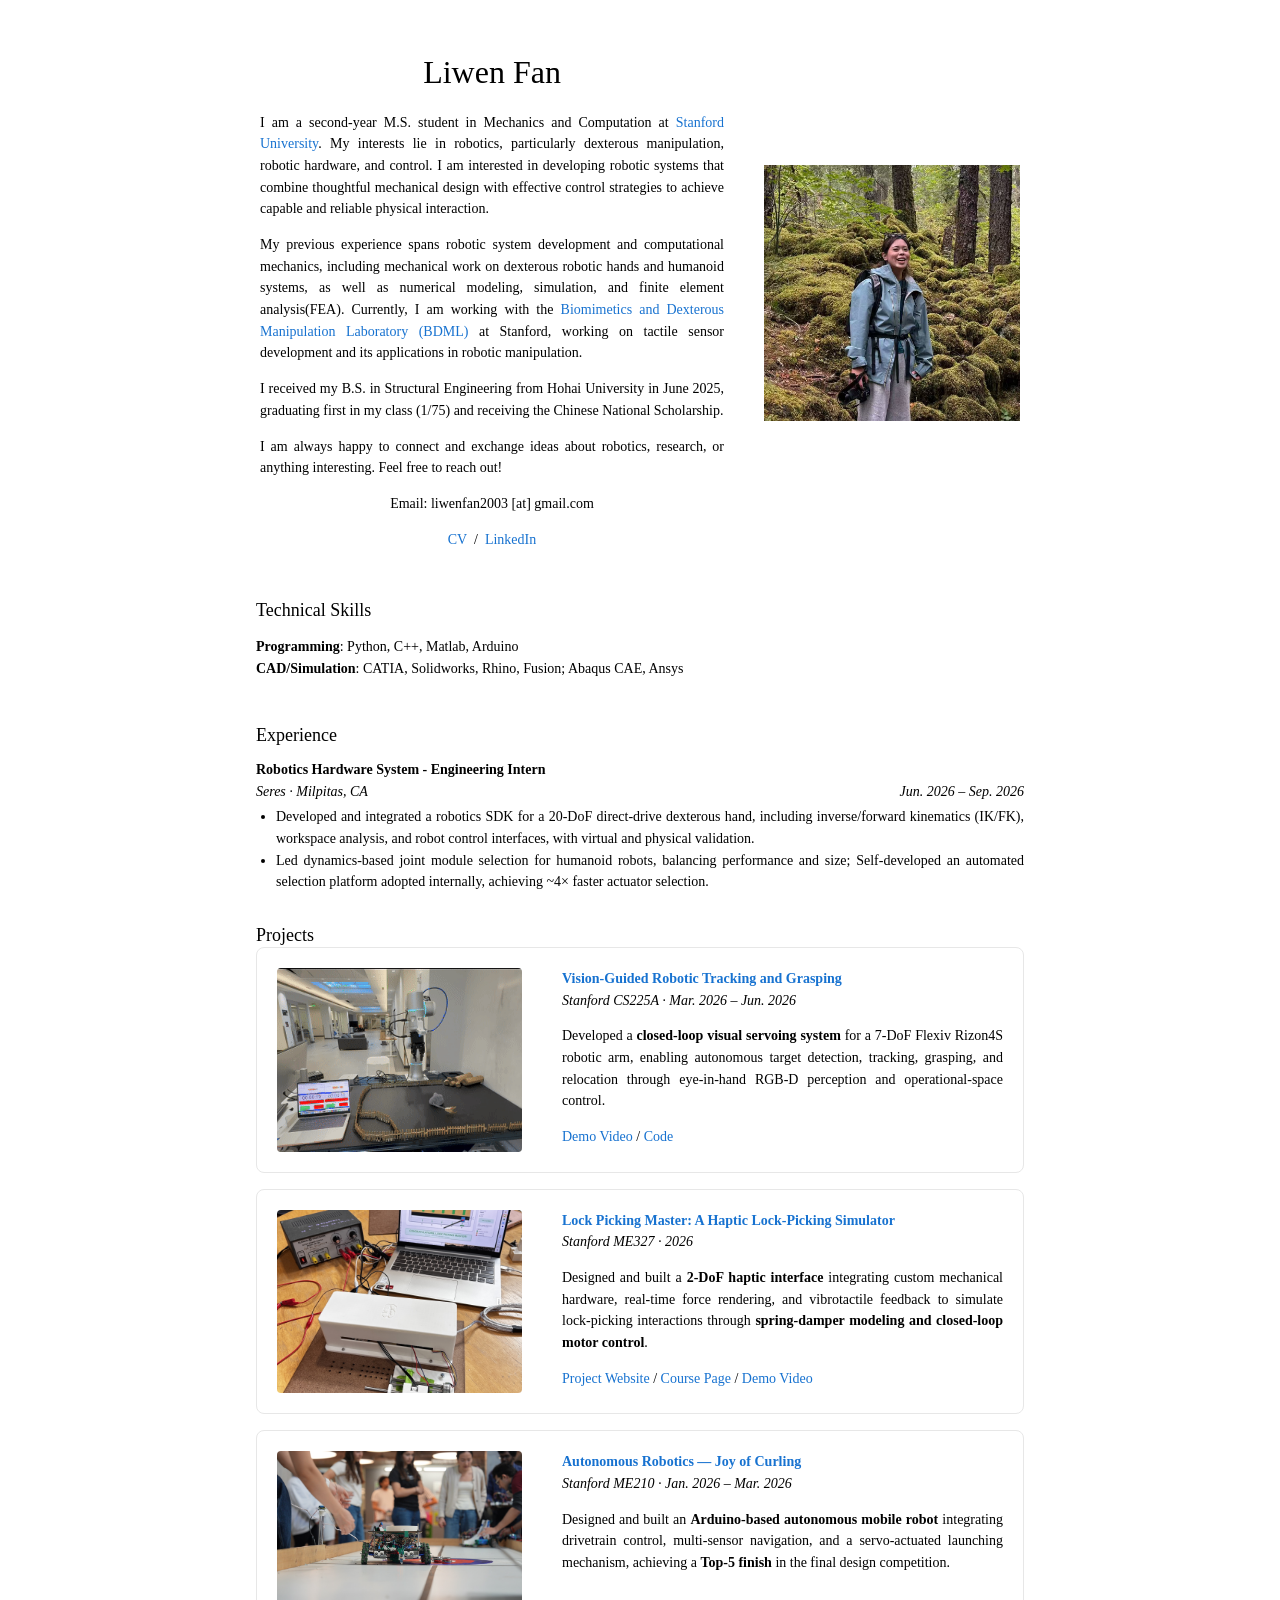
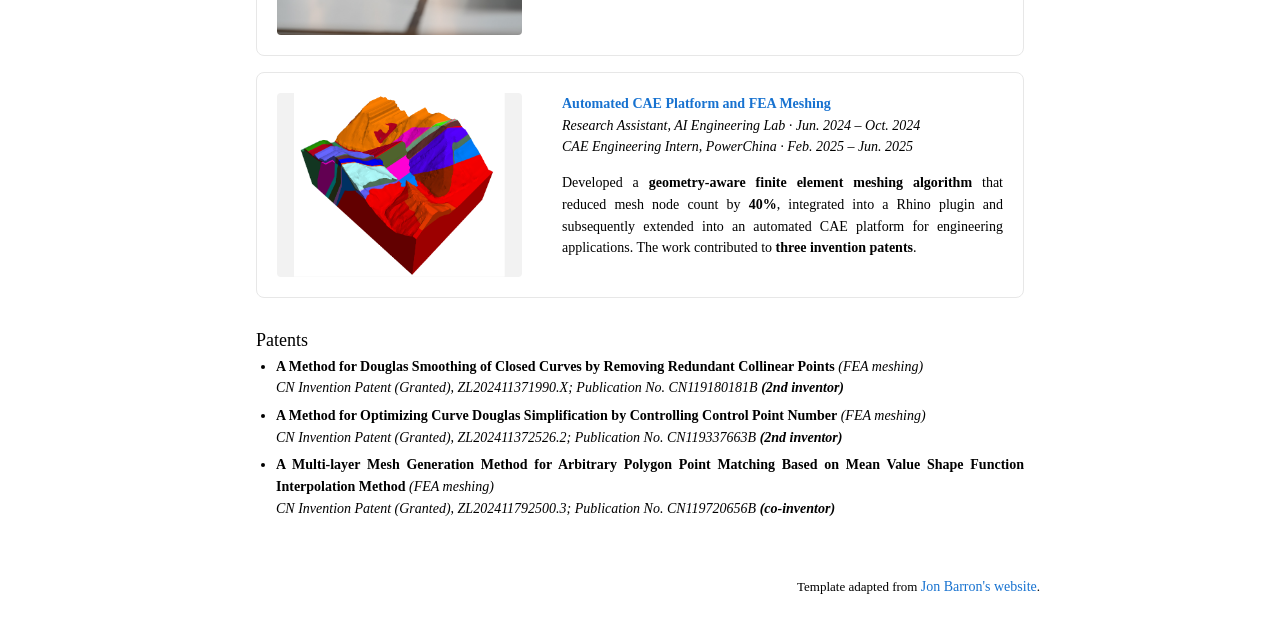
<file: index.html>
<!DOCTYPE HTML>
<html lang="en">
  <head>
    <meta http-equiv="Content-Type" content="text/html; charset=UTF-8">

    <title>Liwen Fan</title>

    <meta name="author" content="Liwen Fan">
    <meta name="viewport" content="width=device-width, initial-scale=1">
    <link rel="stylesheet" type="text/css" href="stylesheet.css">

  </head>

  <body>
    <table style="width:100%;max-width:800px;border:0px;border-spacing:0px;border-collapse:separate;margin-right:auto;margin-left:auto;"><tbody>
      <tr style="padding:0px">
        <td style="padding:0px">

          <!-- ============ 姓名 + 自述 + 照片 ============ -->
          <table style="width:100%;border:0px;border-spacing:0px;border-collapse:separate;margin-right:auto;margin-left:auto;"><tbody>
            <tr style="padding:0px">
              <td style="padding:2.5%;width:63%;vertical-align:middle">
                <p class="name" style="text-align: center;">
                  Liwen Fan
                </p>
                <p>
                  I am a second-year M.S. student in Mechanics and Computation at
                  <a href="https://www.stanford.edu/">Stanford University</a>.
                  My interests lie in robotics, particularly dexterous manipulation, robotic hardware, and control. 
                  I am interested in developing robotic systems that combine thoughtful mechanical design with effective control strategies 
                  to achieve capable and reliable physical interaction. 
                </p>
                <p>
                  My previous experience spans robotic system development and computational mechanics, 
                  including mechanical work on dexterous robotic hands and humanoid systems, 
                  as well as numerical modeling, simulation, and finite element analysis(FEA). 
                  Currently, I am working with the 
                  <a href="https://bdml.stanford.edu/pmwiki/index.php/Main/HomePage/">Biomimetics and Dexterous Manipulation Laboratory (BDML)</a> at Stanford, 
                  working on tactile sensor development and its applications in robotic manipulation.
                </p>
                <p>
                  I received my B.S. in Structural Engineering from Hohai University in June 2025, 
                  graduating first in my class (1/75) and receiving the Chinese National Scholarship.
                </p>
                <p>
                  I am always happy to connect and exchange ideas about robotics, research, or anything interesting. 
                  Feel free to reach out!
                </p>
                <p style="text-align:center">
                  Email: liwenfan2003 [at] gmail.com 
                </p>
                <p style="text-align:center">
                  <a href="data/cv.pdf">CV</a> &nbsp;/&nbsp;
                  <a href="https://www.linkedin.com/in/liwen-fan">LinkedIn</a>
                </p>
              </td>
              <td style="padding:2.5%;width:37%;max-width:37%">
                <a href="images/portrait.jpg"><img style="width:100%;max-width:100%;aspect-ratio: 1 / 1; object-fit: cover;" alt="profile photo" src="images/portrait.jpg" class="hoverZoomLink"></a>
              </td>
            </tr>
          </tbody></table>

          <!-- ============ Skills ============ -->
          <table style="width:100%;border:0px;border-spacing:0px;border-collapse:separate;margin-right:auto;margin-left:auto;"><tbody>
            <tr>
              <td style="padding:16px;width:100%;vertical-align:middle">
                <h2>Technical Skills</h2>
                <p>
                  <strong>Programming</strong>: Python, C++, Matlab, Arduino
                  <br>
                  <strong>CAD/Simulation</strong>: CATIA, Solidworks, Rhino, Fusion; Abaqus CAE, Ansys
                </p>
              </td>
            </tr>
          </tbody></table>

          <!-- ============ Internship ============ -->
          <!-- 复制一个 <div class="entry">...</div> 来加新实习 -->
          <table style="width:100%;border:0px;border-spacing:0px;border-collapse:separate;margin-right:auto;margin-left:auto;"><tbody>
            <tr>
              <td style="padding:16px;width:100%;vertical-align:middle">
                <h2>Experience</h2>

                <div class="entry">
                  <div class="entry-row">
                    <strong>Robotics Hardware System &dash; Engineering Intern</strong>
                  </div>
                  <div class="entry-row">
                    <em>Seres · Milpitas, CA</em>
                    <em>Jun. 2026 &ndash; Sep. 2026</em>
                  </div>
                  <ul>
                    <li>Developed and integrated a robotics SDK for a 20-DoF direct-drive dexterous hand, including inverse/forward kinematics (IK/FK), workspace analysis, and robot control interfaces, with virtual and physical validation.</li>
                    <li>Led dynamics-based joint module selection for humanoid robots, balancing performance and size; Self-developed an automated selection platform adopted internally, achieving ~4× faster actuator selection.</li>
                  </ul>
                </div>

              </td>
            </tr>
          </tbody></table>

          <!-- ============ Projects ============ -->
          <table style="width:100%;border:0px;border-spacing:0px;border-collapse:separate;margin-right:auto;margin-left:auto;"><tbody>
            <tr>
              <td style="padding:16px 16px 0 16px;width:100%;vertical-align:middle">
                <h2>Projects</h2>
              </td>
            </tr>
          </tbody></table>

          <div id="projects">
          <table style="width:100%;border:0px;border-spacing:0px;border-collapse:separate;margin-right:auto;margin-left:auto;"><tbody>

            <!-- ---- 项目卡片：复制整个 <tr>...</tr> 来加新项目；整张卡片都能点，链接到标题的 href ---- -->
            <tr>
              <td style="padding:20px;vertical-align:top">
                <img src="images/projects/grasping/newfencewhole.gif" alt="Vision-Guided Robotic Tracking and Grasping">
              </td>
              <td style="padding:20px;vertical-align:top">
                <a class="card-link" href="projects/grasping.html">
                  <span class="papertitle">Vision-Guided Robotic Tracking and Grasping</span>
                </a>
                <br>
                <em>Stanford CS225A &middot; Mar. 2026 &ndash; Jun. 2026</em>
                <p>
                  Developed a <strong>closed-loop visual servoing system</strong> for a 7-DoF Flexiv Rizon4S robotic arm, enabling autonomous target detection, tracking, grasping, and relocation through eye-in-hand RGB-D perception and operational-space control.
                </p>
                <p class="card-links">
                  <a href="https://www.youtube.com/watch?v=fhD53k_bAAU">Demo Video</a> / <a href="https://github.com/liuyuhan-serena/CS225A-Project">Code</a>
                </p>
              </td>
            </tr>

            <tr>
              <td style="padding:20px;vertical-align:top">
                <img src="images/projects/lockpicking/title.jpg" alt="Lock Picking Master: A Haptic Lock-Picking Simulator">
              </td>
              <td style="padding:20px;vertical-align:top">
                <a class="card-link" href="https://liwenfan03.github.io/haptics-project-ME327/">
                  <span class="papertitle">Lock Picking Master: A Haptic Lock-Picking Simulator</span>
                </a>
                <br>
                <em>Stanford ME327 &middot; 2026</em>
                <p>
                  Designed and built a <strong>2-DoF haptic interface</strong> integrating custom mechanical hardware, real-time force rendering, and vibrotactile feedback to simulate lock-picking interactions through <strong>spring-damper modeling and closed-loop motor control</strong>.
                </p>
                <p class="card-links">
                  <a href="https://liwenfan03.github.io/haptics-project-ME327/">Project Website</a> / <a href="https://charm.stanford.edu/ME327/2026-Group4">Course Page</a> / <a href="https://youtube.com/shorts/-TE6WEep_Y8">Demo Video</a>
                </p>
              </td>
            </tr>

            <tr>
              <td style="padding:20px;vertical-align:top">
                <img src="images/projects/curling/competition.jpg" alt="Autonomous Robotics &mdash; Joy of Curling">
              </td>
              <td style="padding:20px;vertical-align:top">
                <a class="card-link" href="projects/curling.html">
                  <span class="papertitle">Autonomous Robotics &mdash; Joy of Curling</span>
                </a>
                <br>
                <em>Stanford ME210 &middot; Jan. 2026 &ndash; Mar. 2026</em>
                <p>
                  Designed and built an <strong>Arduino-based autonomous mobile robot</strong> integrating drivetrain control, multi-sensor navigation, and a servo-actuated launching mechanism, achieving a <strong>Top-5 finish</strong> in the final design competition.
                </p>
              </td>
            </tr>

            <tr>
              <td style="padding:20px;vertical-align:top">
                <img src="images/projects/cae/dam-model.png" style="object-fit:contain" alt="Automated CAE Platform and FEA Meshing">
              </td>
              <td style="padding:20px;vertical-align:top">
                <a class="card-link" href="projects/cae.html">
                  <span class="papertitle">Automated CAE Platform and FEA Meshing</span>
                </a>
                <br>
                <em>Research Assistant, AI Engineering Lab &middot; Jun. 2024 &ndash; Oct. 2024</em>
                <br>
                <em>CAE Engineering Intern, PowerChina &middot; Feb. 2025 &ndash; Jun. 2025</em>
                <p>
                  Developed a <strong>geometry-aware finite element meshing algorithm</strong> that reduced mesh node count by <strong>40%</strong>, integrated into a Rhino plugin and subsequently extended into an automated CAE platform for engineering applications. The work contributed to <strong>three invention patents</strong>.
                </p>
              </td>
            </tr>

          </tbody></table>
          </div>

          <!-- ============ Patents ============ -->
          <table style="width:100%;border:0px;border-spacing:0px;border-collapse:separate;margin-right:auto;margin-left:auto;"><tbody>
            <tr>
              <td style="padding:16px;width:100%;vertical-align:middle">
                <h2>Patents</h2>
                <ul class="patent-list">
                  <li>
                    <strong>A Method for Douglas Smoothing of Closed Curves by Removing Redundant Collinear Points</strong> <em>(FEA meshing)</em>
                    <br>
                    <em>CN Invention Patent (Granted), ZL202411371990.X; Publication No. CN119180181B <strong>(2nd inventor)</strong></em>
                  </li>
                  <li>
                    <strong>A Method for Optimizing Curve Douglas Simplification by Controlling Control Point Number</strong> <em>(FEA meshing)</em>
                    <br>
                    <em>CN Invention Patent (Granted), ZL202411372526.2; Publication No. CN119337663B <strong>(2nd inventor)</strong></em>
                  </li>
                  <li>
                    <strong>A Multi-layer Mesh Generation Method for Arbitrary Polygon Point Matching Based on Mean Value Shape Function Interpolation Method</strong> <em>(FEA meshing)</em>
                    <br>
                    <em>CN Invention Patent (Granted), ZL202411792500.3; Publication No. CN119720656B <strong>(co-inventor)</strong></em>
                  </li>
                </ul>
              </td>
            </tr>
          </tbody></table>

          <!-- ============ 底部出处声明 ============ -->
          <table style="width:100%;border:0px;border-spacing:0px;border-collapse:separate;margin-right:auto;margin-left:auto;"><tbody>
            <tr>
              <td style="padding:0px">
                <br>
                <p style="text-align:right;font-size:small;">
                  Template adapted from <a href="https://github.com/jonbarron/jonbarron_website">Jon Barron's website</a>.
                </p>
              </td>
            </tr>
          </tbody></table>

        </td>
      </tr>
    </table>
  </body>
</html>
</file>
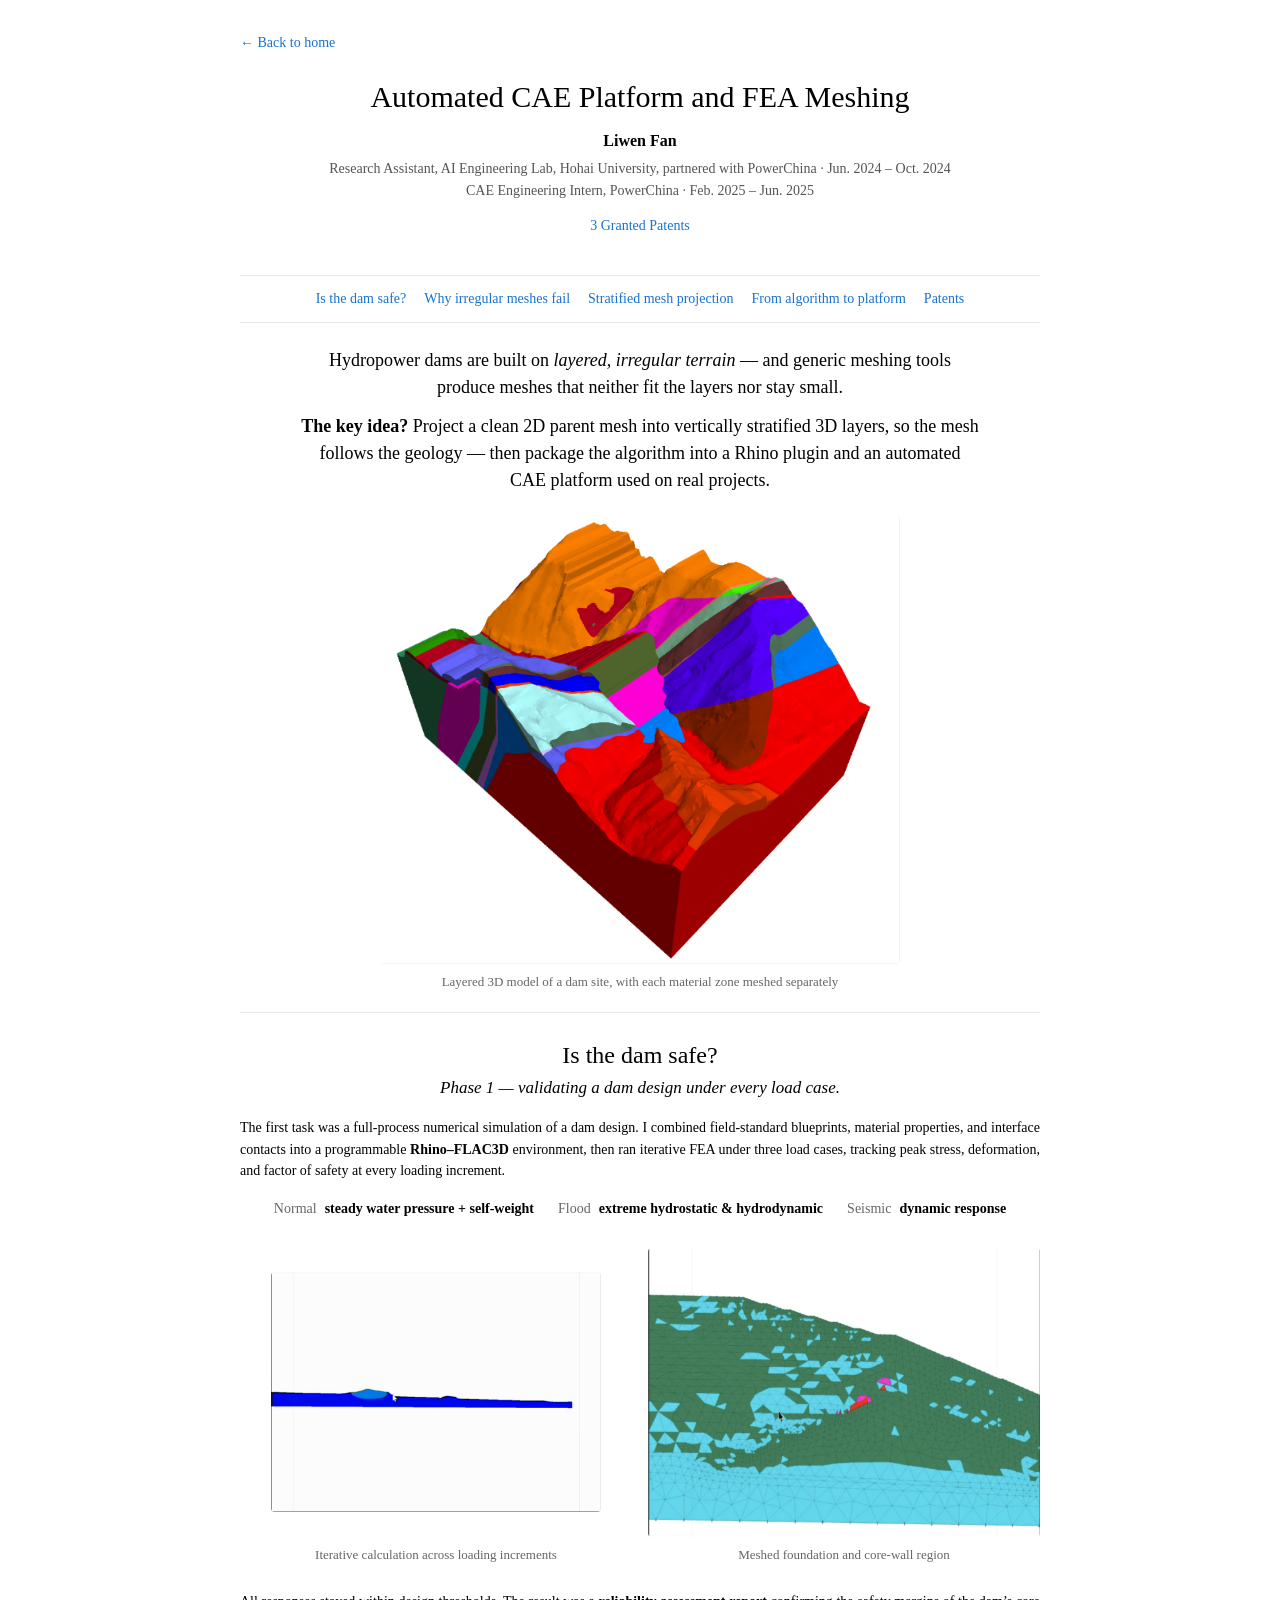
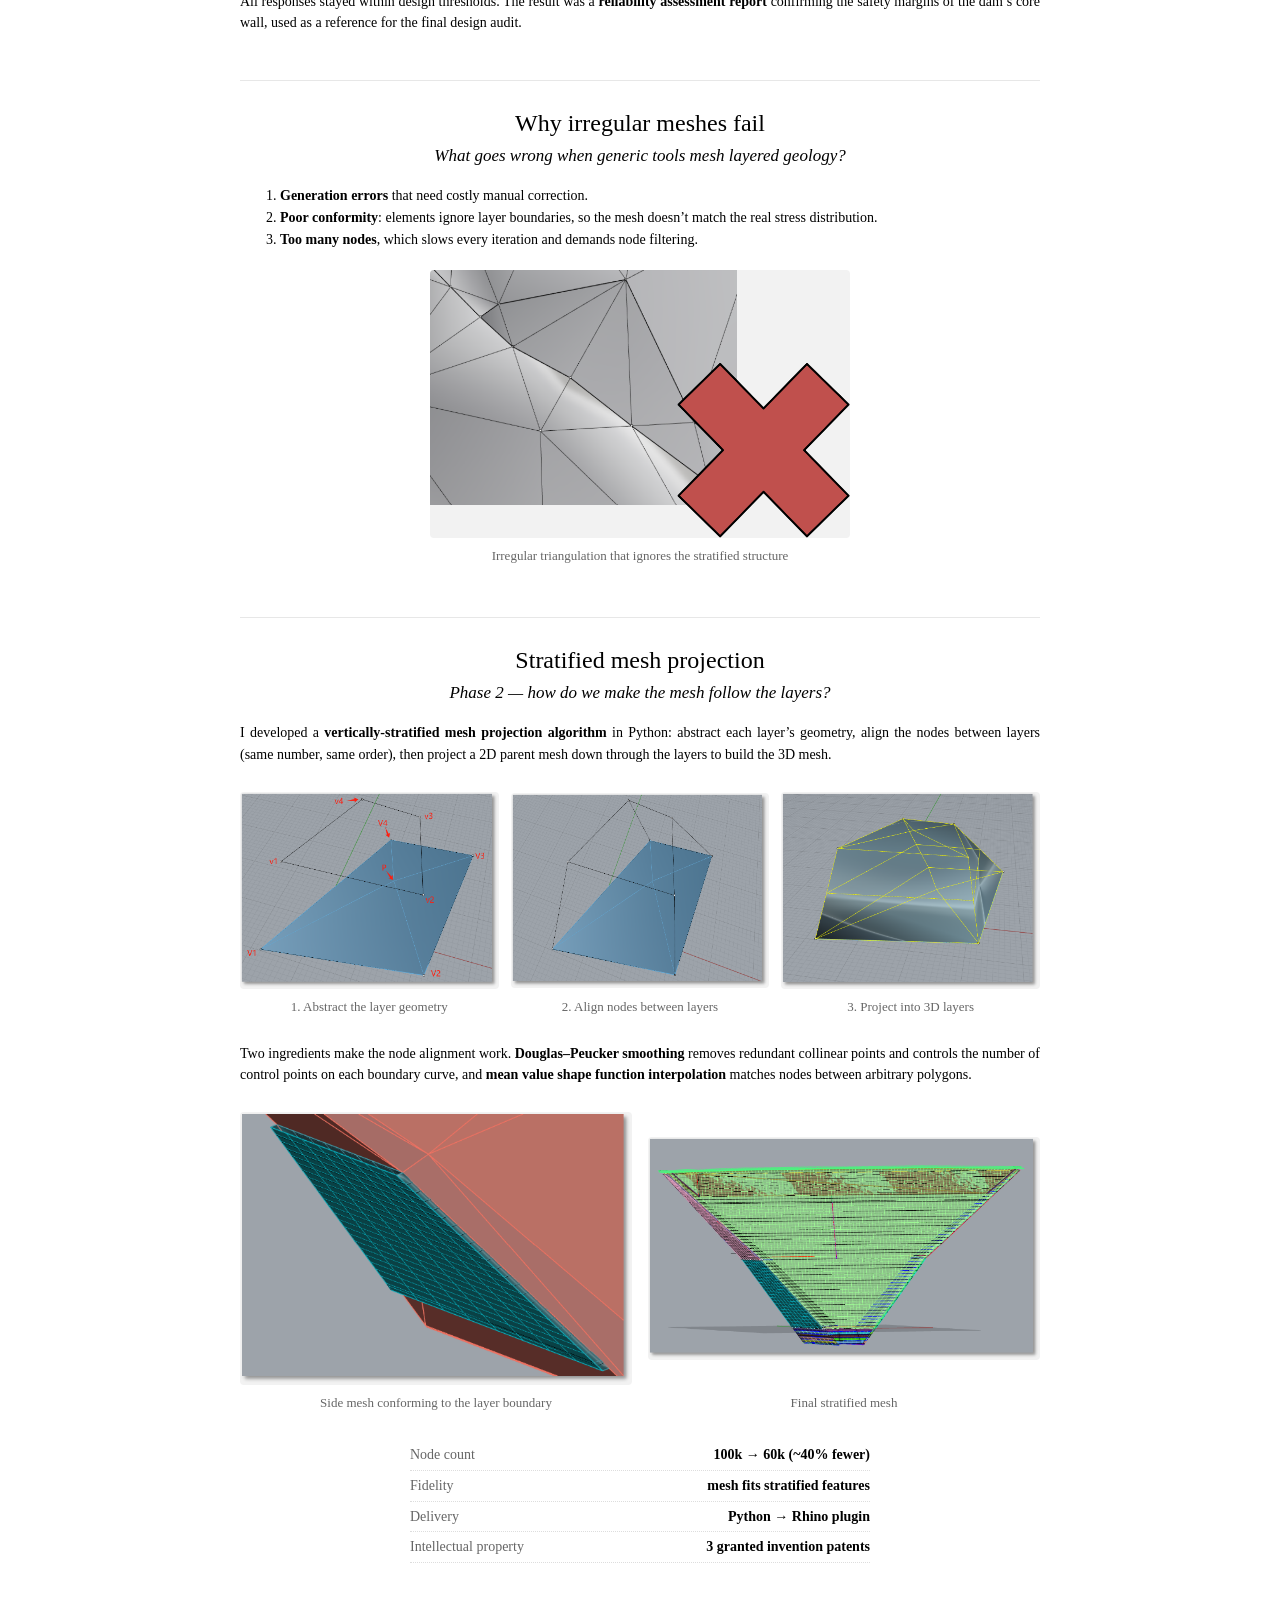
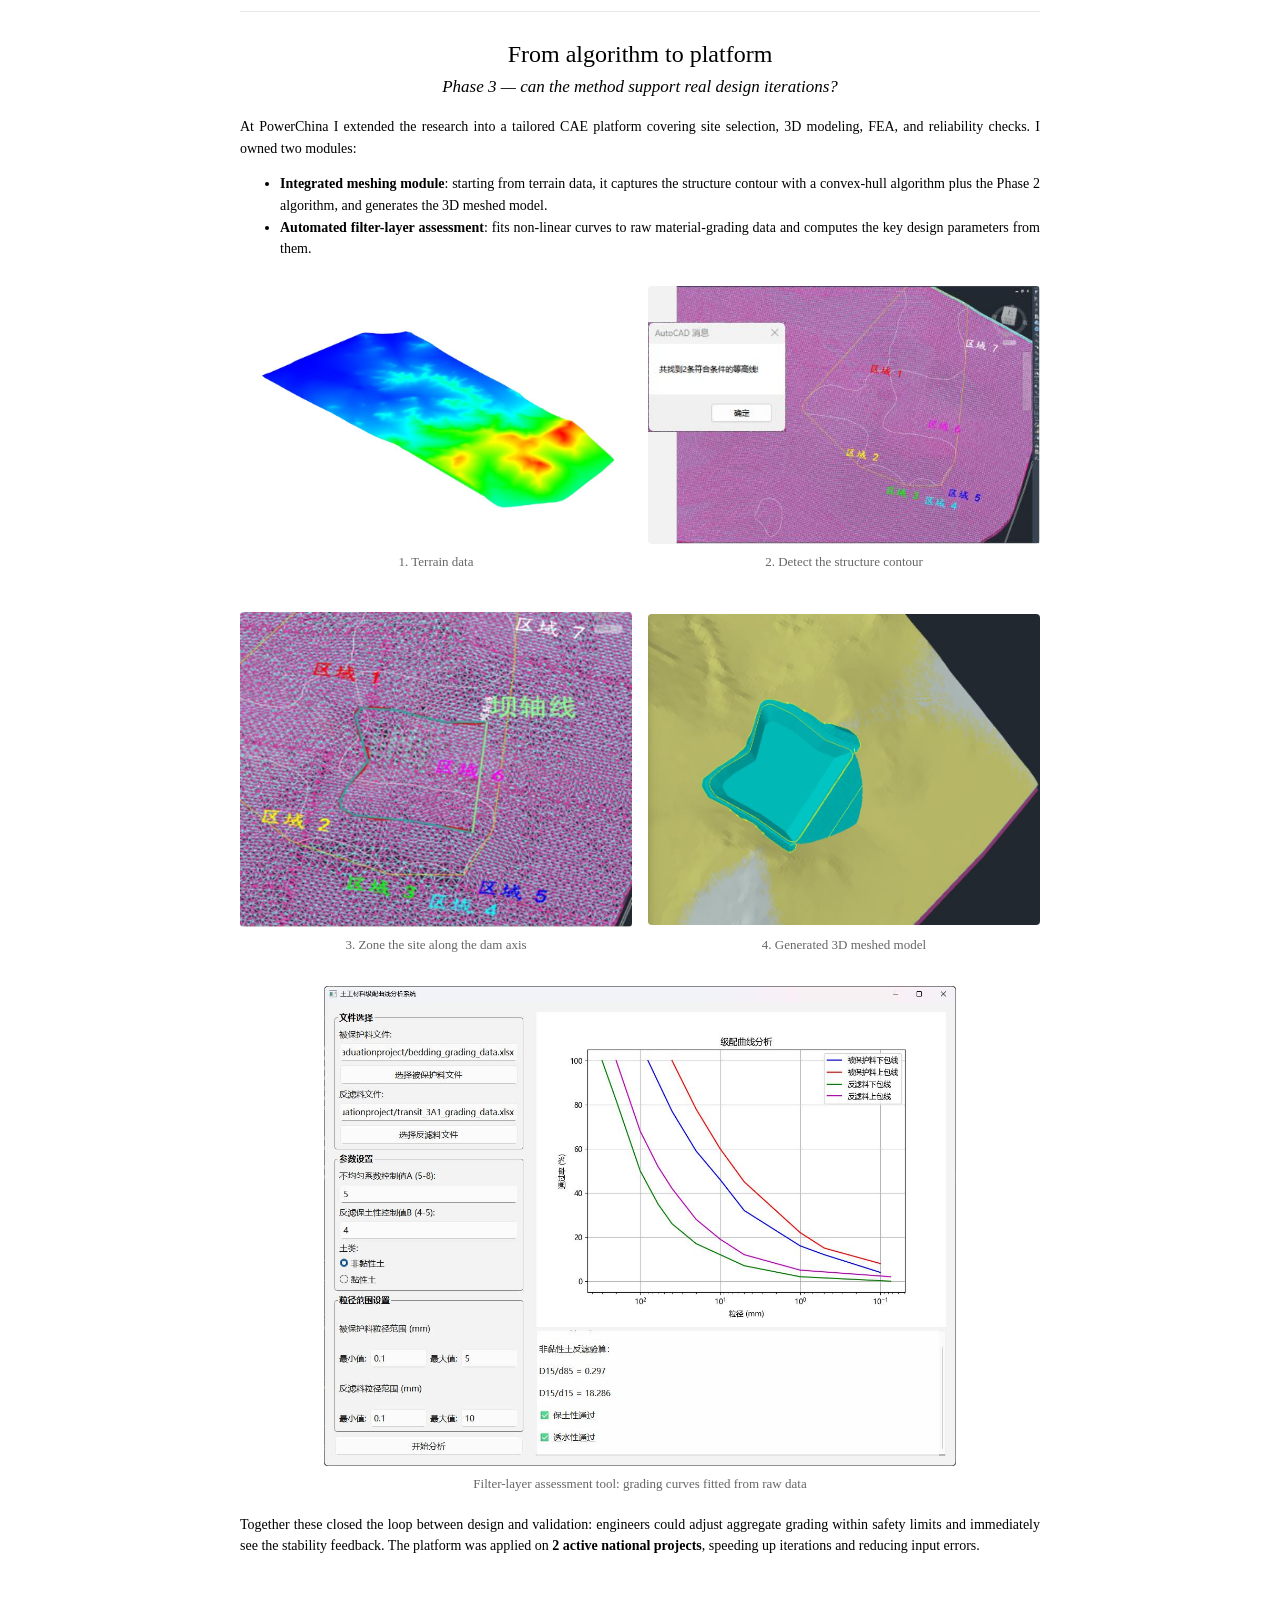
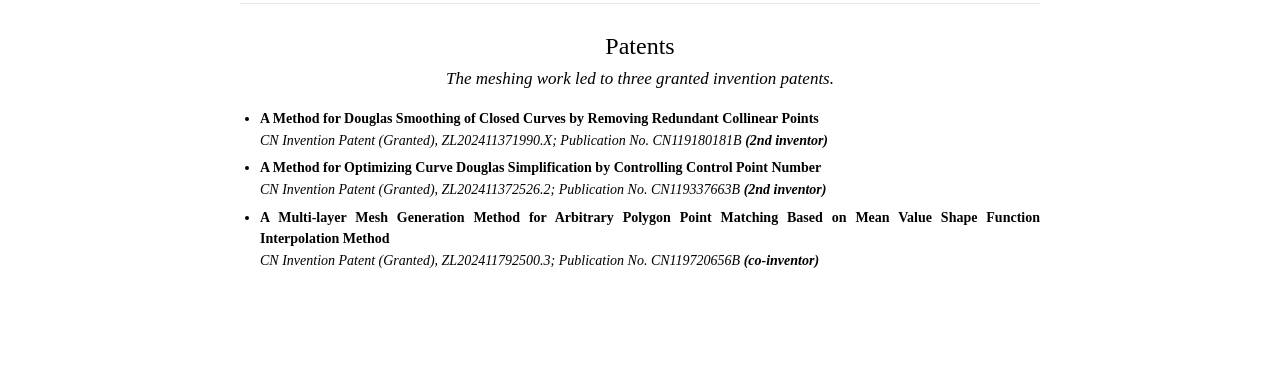
<file: projects/cae.html>
<!DOCTYPE HTML>
<html lang="en">
  <head>
    <meta http-equiv="Content-Type" content="text/html; charset=UTF-8">

    <title>CAE Platform & FEA Meshing | Liwen Fan</title>

    <meta name="author" content="Liwen Fan">
    <meta name="viewport" content="width=device-width, initial-scale=1">
    <link rel="stylesheet" type="text/css" href="../stylesheet.css">

  </head>

  <body>
    <!-- 图片都在 images/projects/cae/，同名替换即可 -->
    <div class="pp">

      <p class="pp-back"><a href="../index.html">&larr; Back to home</a></p>

      <!-- ============ 标题 ============ -->
      <header class="pp-hero">
        <h1 class="pp-title">Automated CAE Platform and FEA Meshing</h1>
        <p class="pp-authors"><strong>Liwen Fan</strong></p>
        <p class="pp-affil">
          Research Assistant, AI Engineering Lab, Hohai University, partnered with PowerChina &middot; Jun. 2024 &ndash; Oct. 2024
          <br>
          CAE Engineering Intern, PowerChina &middot; Feb. 2025 &ndash; Jun. 2025
        </p>
        <p class="pp-links">
          <a href="#patents">3 Granted Patents</a>
        </p>
      </header>

      <!-- ============ 目录 ============ -->
      <ul class="pp-nav">
        <li><a href="#dam">Is the dam safe?</a></li>
        <li><a href="#problem">Why irregular meshes fail</a></li>
        <li><a href="#algorithm">Stratified mesh projection</a></li>
        <li><a href="#platform">From algorithm to platform</a></li>
        <li><a href="#patents">Patents</a></li>
      </ul>

      <!-- ============ 一句话总结 ============ -->
      <div class="pp-thesis">
        <p>Hydropower dams are built on <em>layered, irregular terrain</em> &mdash; and generic meshing tools produce meshes that neither fit the layers nor stay small.</p>
        <p><span class="pp-key">The key idea?</span> Project a clean 2D parent mesh into vertically stratified 3D layers, so the mesh follows the geology &mdash; then package the algorithm into a Rhino plugin and an automated CAE platform used on real projects.</p>
      </div>

      <figure class="pp-figure">
        <img src="../images/projects/cae/dam-model.png" alt="Layered 3D geological model of a dam site" style="max-width:520px">
        <figcaption>Layered 3D model of a dam site, with each material zone meshed separately</figcaption>
      </figure>

      <hr class="pp-sep">

      <!-- ============ 1. Dam ============ -->
      <section id="dam" class="pp-section">
        <h2 class="pp-section-title">Is the dam safe?</h2>
        <p class="pp-question">Phase 1 &mdash; validating a dam design under every load case.</p>
        <p>
          The first task was a full-process numerical simulation of a dam design. I combined field-standard blueprints,
          material properties, and interface contacts into a programmable <strong>Rhino&ndash;FLAC3D</strong> environment,
          then ran iterative FEA under three load cases, tracking peak stress, deformation, and factor of safety at every
          loading increment.
        </p>
        <div class="pp-result-row">
          <span class="pp-item"><span class="pp-k">Normal</span><span class="pp-v">steady water pressure + self-weight</span></span>
          <span class="pp-item"><span class="pp-k">Flood</span><span class="pp-v">extreme hydrostatic &amp; hydrodynamic</span></span>
          <span class="pp-item"><span class="pp-k">Seismic</span><span class="pp-v">dynamic response</span></span>
        </div>
        <div class="pp-grid">
          <figure class="pp-figure">
            <img src="../images/projects/cae/fea-iteration.gif" alt="Iterative FEA calculation" loading="lazy">
            <figcaption>Iterative calculation across loading increments</figcaption>
          </figure>
          <figure class="pp-figure">
            <img src="../images/projects/cae/fea-mesh.png" alt="FEA mesh of the dam foundation" loading="lazy">
            <figcaption>Meshed foundation and core-wall region</figcaption>
          </figure>
        </div>
        <p>
          All responses stayed within design thresholds. The result was a <strong>reliability assessment report</strong>
          confirming the safety margins of the dam&rsquo;s core wall, used as a reference for the final design audit.
        </p>
      </section>

      <hr class="pp-sep">

      <!-- ============ 2. Problem ============ -->
      <section id="problem" class="pp-section">
        <h2 class="pp-section-title">Why irregular meshes fail</h2>
        <p class="pp-question">What goes wrong when generic tools mesh layered geology?</p>
        <ol>
          <li><strong>Generation errors</strong> that need costly manual correction.</li>
          <li><strong>Poor conformity</strong>: elements ignore layer boundaries, so the mesh doesn&rsquo;t match the real stress distribution.</li>
          <li><strong>Too many nodes</strong>, which slows every iteration and demands node filtering.</li>
        </ol>
        <figure class="pp-figure">
          <img src="../images/projects/cae/irregular-mesh.png" alt="An irregular triangulated surface mesh" loading="lazy" style="max-width:420px">
          <figcaption>Irregular triangulation that ignores the stratified structure</figcaption>
        </figure>
      </section>

      <hr class="pp-sep">

      <!-- ============ 3. Algorithm ============ -->
      <section id="algorithm" class="pp-section">
        <h2 class="pp-section-title">Stratified mesh projection</h2>
        <p class="pp-question">Phase 2 &mdash; how do we make the mesh follow the layers?</p>
        <p>
          I developed a <strong>vertically-stratified mesh projection algorithm</strong> in Python: abstract each layer&rsquo;s
          geometry, align the nodes between layers (same number, same order), then project a 2D parent mesh down through
          the layers to build the 3D mesh.
        </p>
        <div class="pp-grid-3">
          <figure class="pp-figure">
            <img src="../images/projects/cae/algo-1.png" alt="Step 1: geometric abstraction" loading="lazy">
            <figcaption>1. Abstract the layer geometry</figcaption>
          </figure>
          <figure class="pp-figure">
            <img src="../images/projects/cae/algo-2.png" alt="Step 2: node alignment" loading="lazy">
            <figcaption>2. Align nodes between layers</figcaption>
          </figure>
          <figure class="pp-figure">
            <img src="../images/projects/cae/algo-3.png" alt="Step 3: projection into 3D" loading="lazy">
            <figcaption>3. Project into 3D layers</figcaption>
          </figure>
        </div>
        <p>
          Two ingredients make the node alignment work. <strong>Douglas&ndash;Peucker smoothing</strong> removes redundant
          collinear points and controls the number of control points on each boundary curve, and
          <strong>mean value shape function interpolation</strong> matches nodes between arbitrary polygons.
        </p>
        <div class="pp-grid">
          <figure class="pp-figure">
            <img src="../images/projects/cae/mesh-side.png" alt="Side mesh following layer boundaries" loading="lazy">
            <figcaption>Side mesh conforming to the layer boundary</figcaption>
          </figure>
          <figure class="pp-figure">
            <img src="../images/projects/cae/mesh-result.png" alt="Successful stratified mesh" loading="lazy">
            <figcaption>Final stratified mesh</figcaption>
          </figure>
        </div>
        <ul class="pp-result-list">
          <li><span class="pp-k">Node count</span><span class="pp-v">100k &rarr; 60k (~40% fewer)</span></li>
          <li><span class="pp-k">Fidelity</span><span class="pp-v">mesh fits stratified features</span></li>
          <li><span class="pp-k">Delivery</span><span class="pp-v">Python &rarr; Rhino plugin</span></li>
          <li><span class="pp-k">Intellectual property</span><span class="pp-v">3 granted invention patents</span></li>
        </ul>
      </section>

      <hr class="pp-sep">

      <!-- ============ 4. Platform ============ -->
      <section id="platform" class="pp-section">
        <h2 class="pp-section-title">From algorithm to platform</h2>
        <p class="pp-question">Phase 3 &mdash; can the method support real design iterations?</p>
        <p>
          At PowerChina I extended the research into a tailored CAE platform covering site selection, 3D modeling, FEA,
          and reliability checks. I owned two modules:
        </p>
        <ul>
          <li><strong>Integrated meshing module</strong>: starting from terrain data, it captures the structure contour with a convex-hull algorithm plus the Phase 2 algorithm, and generates the 3D meshed model.</li>
          <li><strong>Automated filter-layer assessment</strong>: fits non-linear curves to raw material-grading data and computes the key design parameters from them.</li>
        </ul>
        <div class="pp-grid">
          <figure class="pp-figure">
            <img src="../images/projects/cae/terrain.png" alt="Terrain elevation data" loading="lazy">
            <figcaption>1. Terrain data</figcaption>
          </figure>
          <figure class="pp-figure">
            <img src="../images/projects/cae/contour-detect.png" alt="Detected structure contour" loading="lazy">
            <figcaption>2. Detect the structure contour</figcaption>
          </figure>
          <figure class="pp-figure">
            <img src="../images/projects/cae/zones.png" alt="Zoned site with the dam axis" loading="lazy">
            <figcaption>3. Zone the site along the dam axis</figcaption>
          </figure>
          <figure class="pp-figure">
            <img src="../images/projects/cae/meshed-model.png" alt="Generated 3D meshed model" loading="lazy">
            <figcaption>4. Generated 3D meshed model</figcaption>
          </figure>
        </div>
        <figure class="pp-figure">
          <img src="../images/projects/cae/filter-gui.png" alt="Filter-layer assessment tool" loading="lazy">
          <figcaption>Filter-layer assessment tool: grading curves fitted from raw data</figcaption>
        </figure>
        <p>
          Together these closed the loop between design and validation: engineers could adjust aggregate grading within
          safety limits and immediately see the stability feedback. The platform was applied on
          <strong>2 active national projects</strong>, speeding up iterations and reducing input errors.
        </p>
      </section>

      <hr class="pp-sep">

      <!-- ============ 5. Patents ============ -->
      <section id="patents" class="pp-section">
        <h2 class="pp-section-title">Patents</h2>
        <p class="pp-question">The meshing work led to three granted invention patents.</p>
        <ul class="patent-list">
          <li>
            <strong>A Method for Douglas Smoothing of Closed Curves by Removing Redundant Collinear Points</strong>
            <br>
            <em>CN Invention Patent (Granted), ZL202411371990.X; Publication No. CN119180181B <strong>(2nd inventor)</strong></em>
          </li>
          <li>
            <strong>A Method for Optimizing Curve Douglas Simplification by Controlling Control Point Number</strong>
            <br>
            <em>CN Invention Patent (Granted), ZL202411372526.2; Publication No. CN119337663B <strong>(2nd inventor)</strong></em>
          </li>
          <li>
            <strong>A Multi-layer Mesh Generation Method for Arbitrary Polygon Point Matching Based on Mean Value Shape Function Interpolation Method</strong>
            <br>
            <em>CN Invention Patent (Granted), ZL202411792500.3; Publication No. CN119720656B <strong>(co-inventor)</strong></em>
          </li>
        </ul>
      </section>

    </div>
  </body>
</html>
</file>
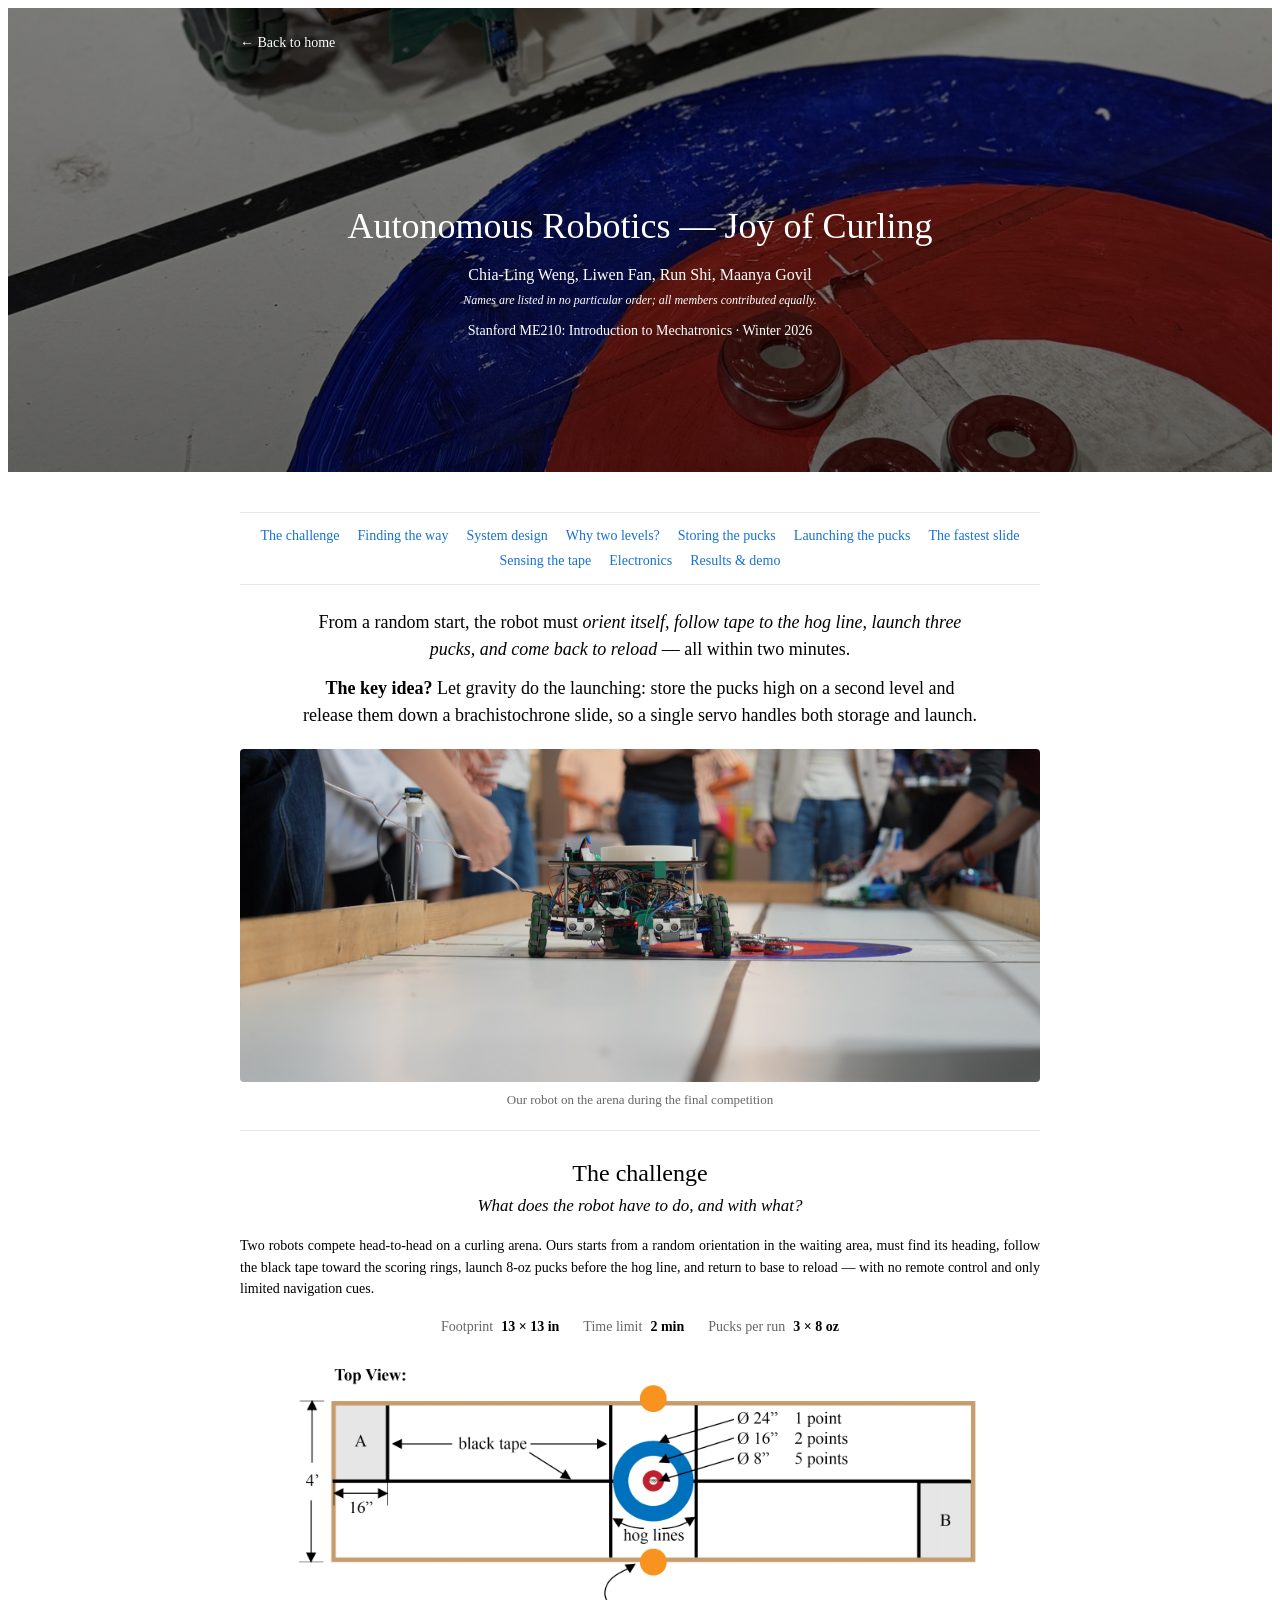
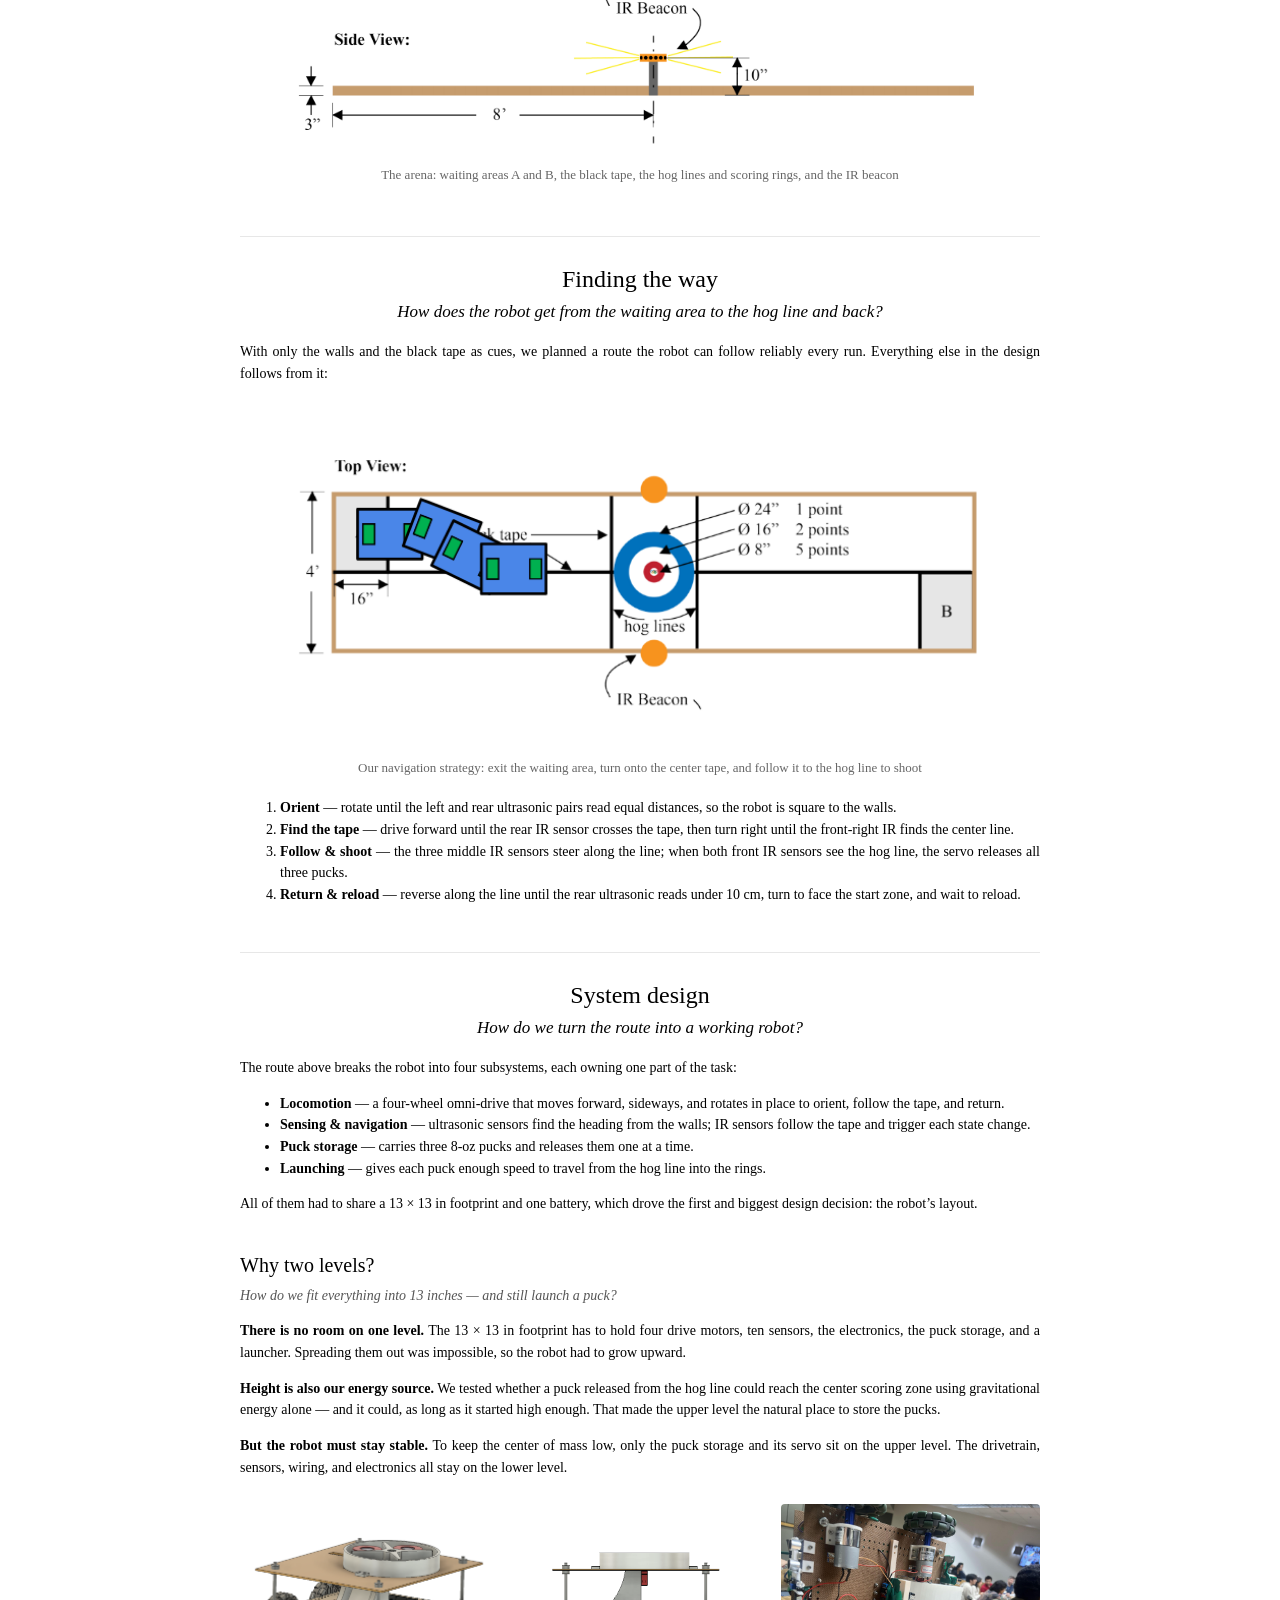
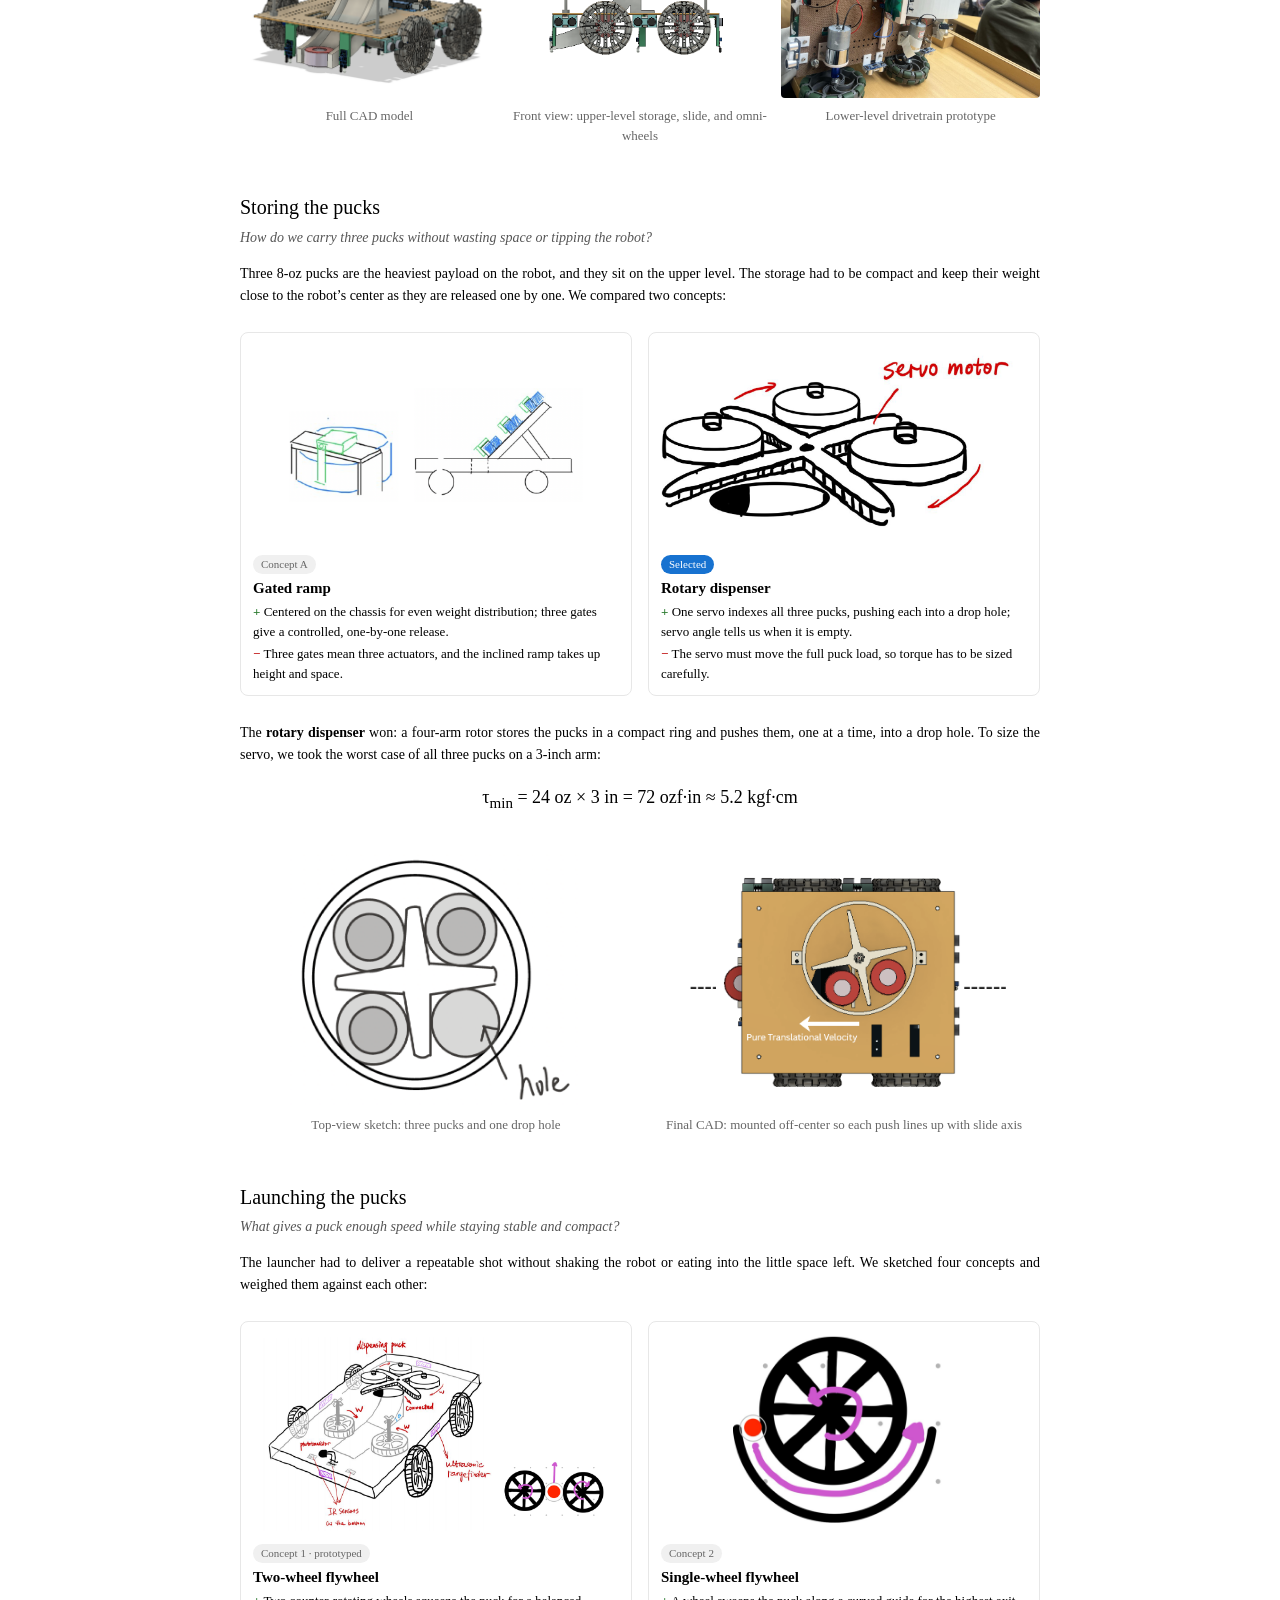
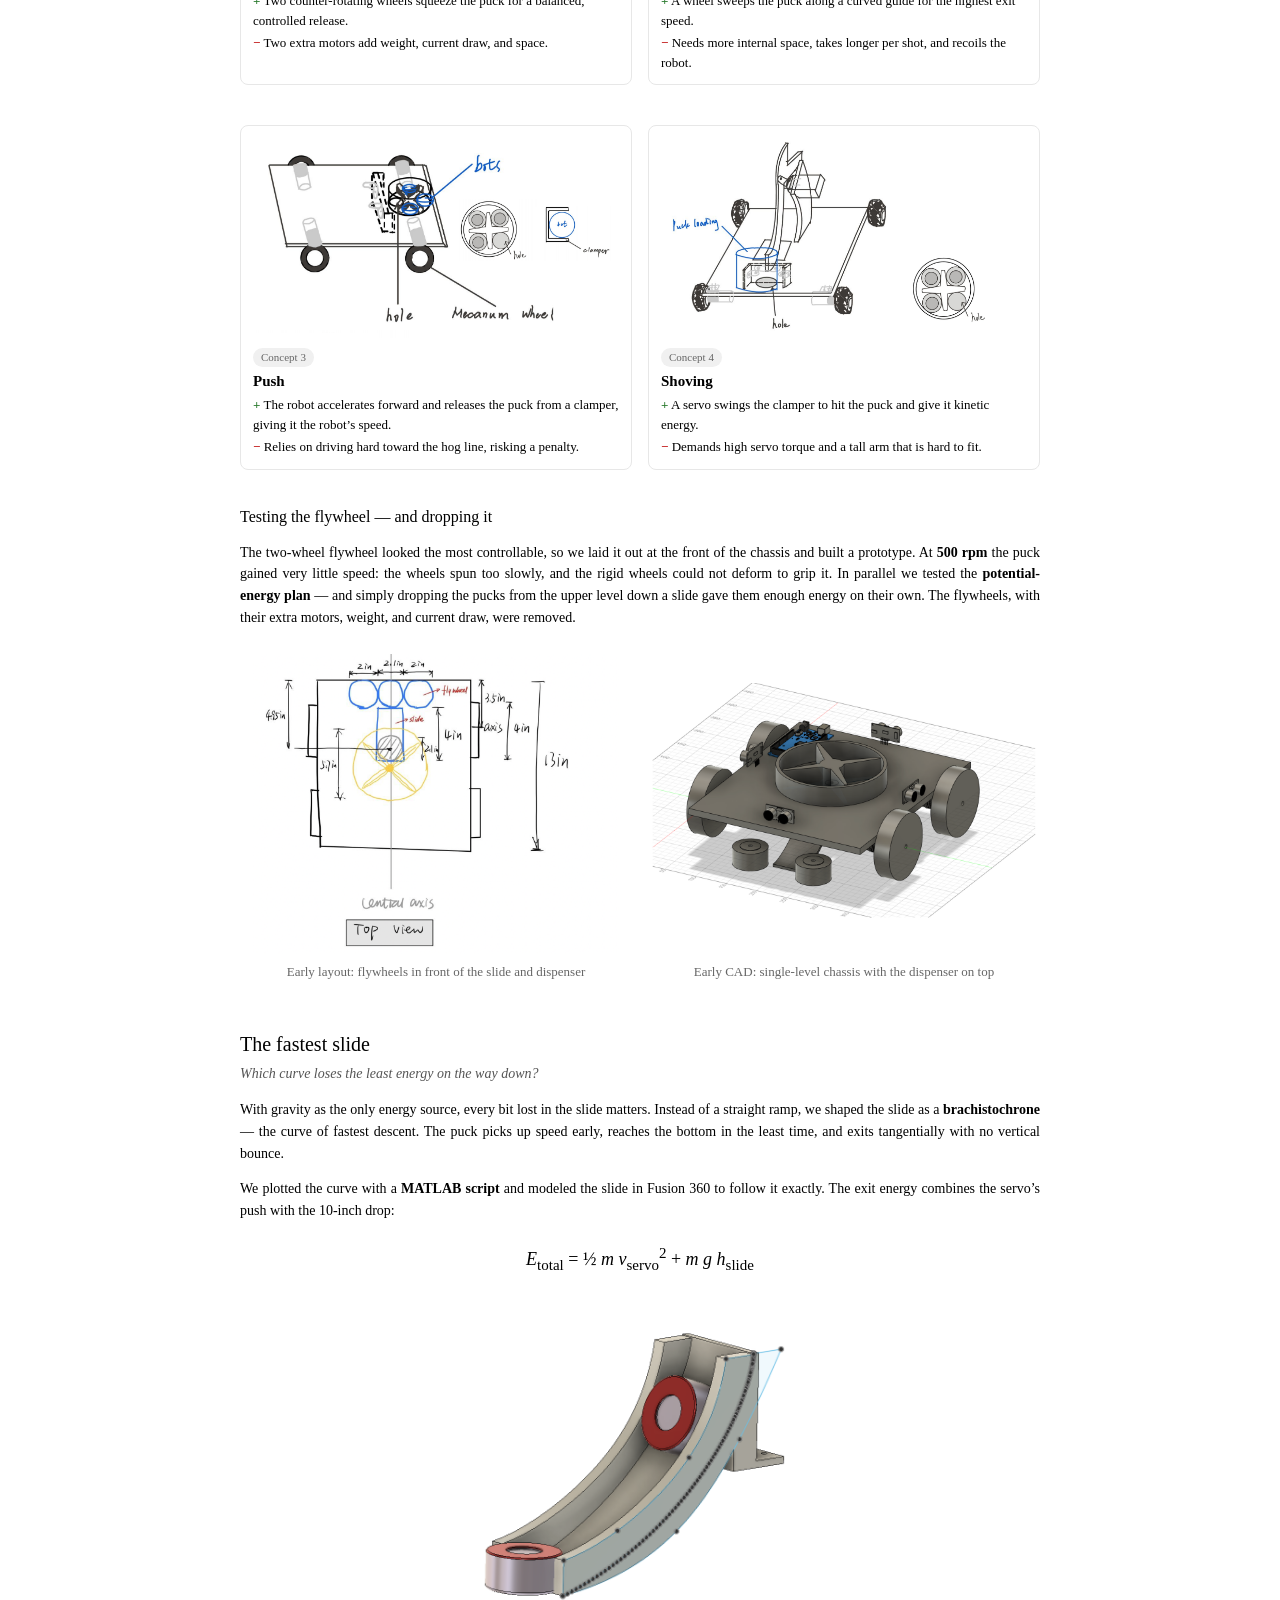
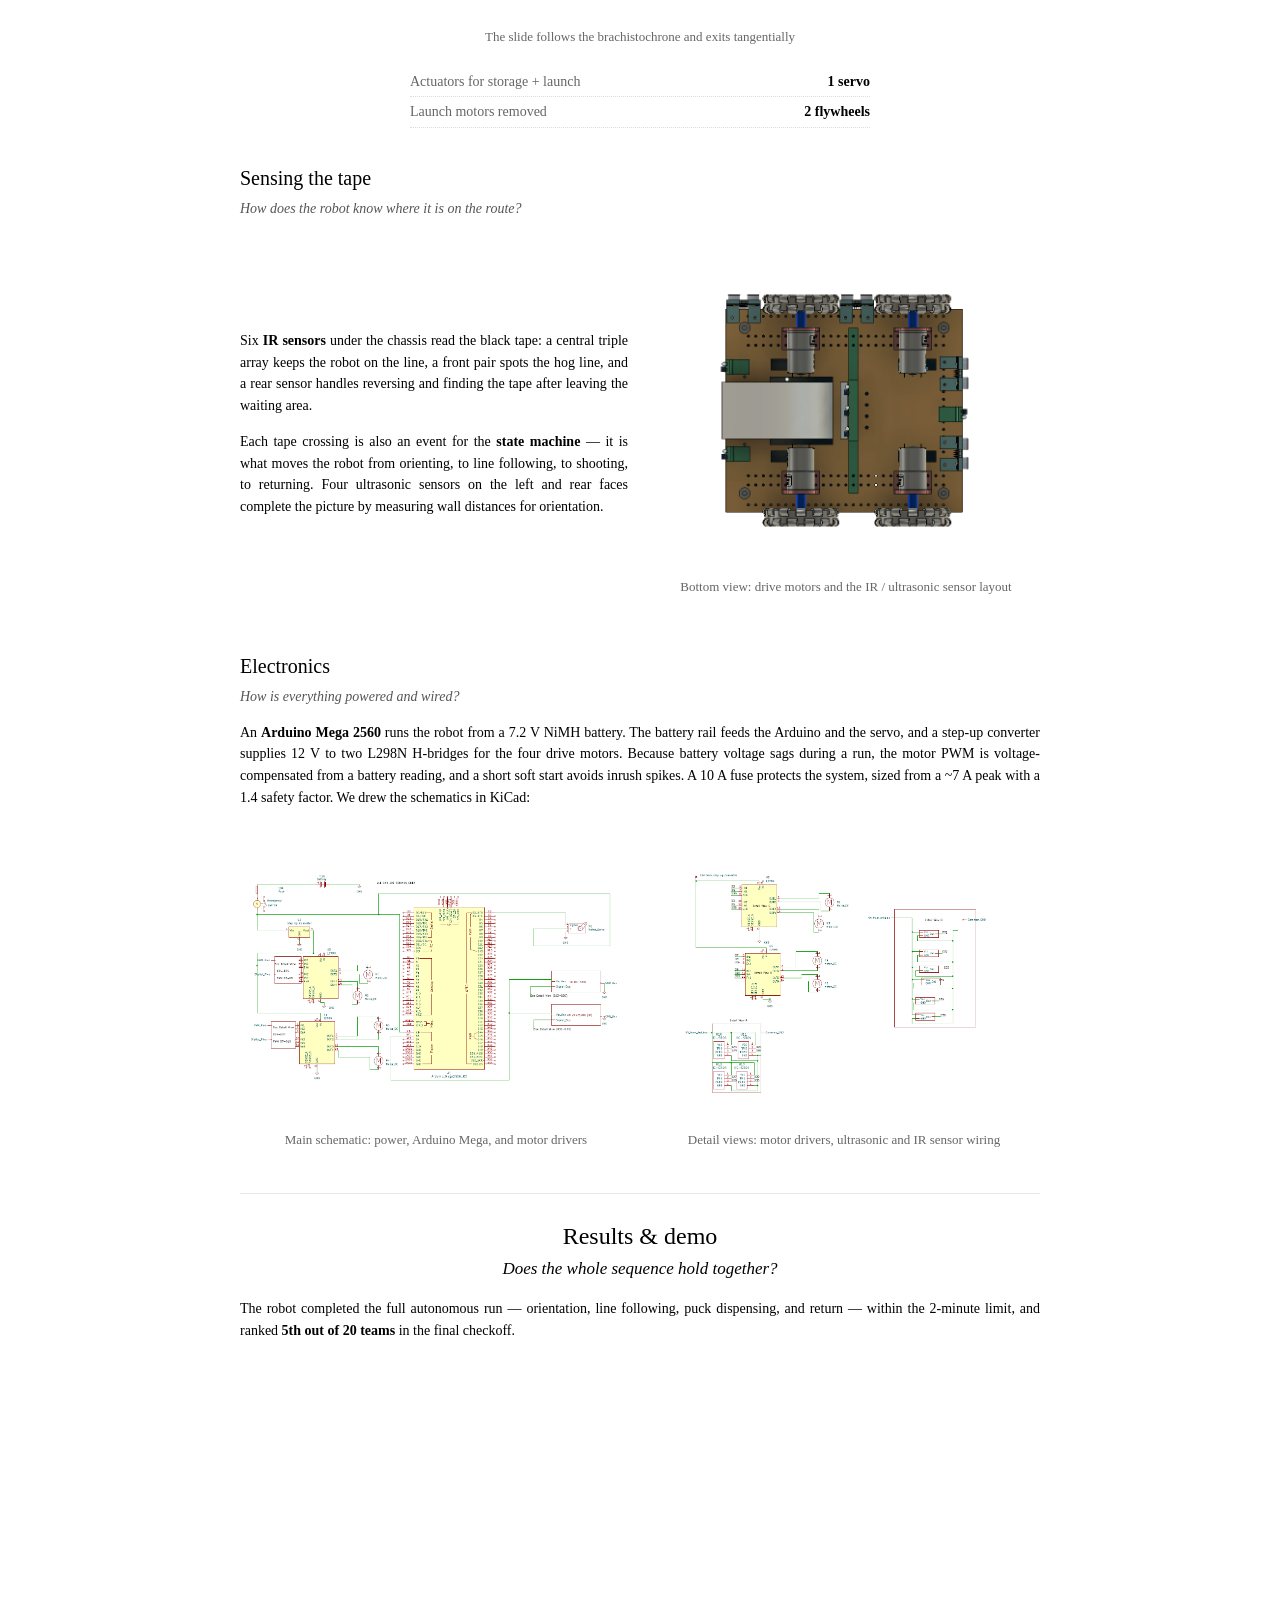
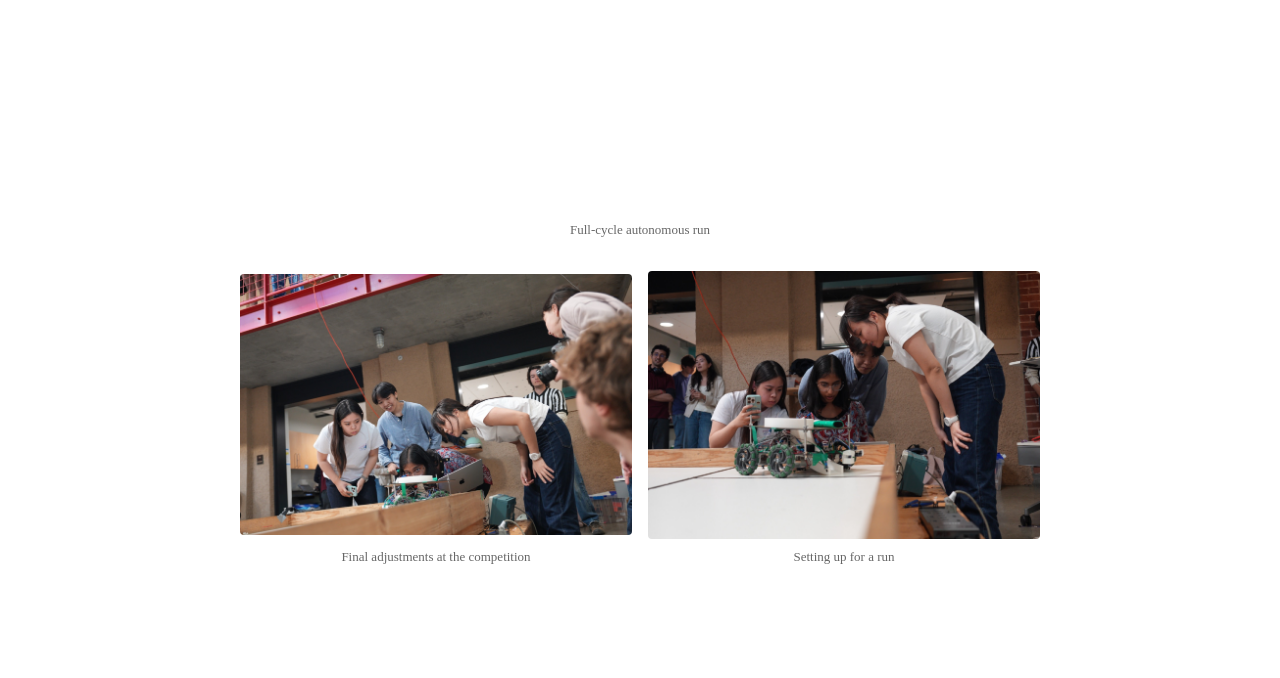
<file: projects/curling.html>
<!DOCTYPE HTML>
<html lang="en">
  <head>
    <meta http-equiv="Content-Type" content="text/html; charset=UTF-8">

    <title>Joy of Curling | Liwen Fan</title>

    <meta name="author" content="Liwen Fan">
    <meta name="viewport" content="width=device-width, initial-scale=1">
    <link rel="stylesheet" type="text/css" href="../stylesheet.css">

  </head>

  <body>
    <!-- 图片都在 images/projects/curling/，同名替换即可 -->

    <!-- ============ 标题（背景图） ============ -->
    <header class="pp-banner pp-banner-tall" style="background-image:url('../images/projects/curling/hero.jpg');background-position:center 62%">
      <div class="pp-banner-inner">
        <p class="pp-back"><a href="../index.html">&larr; Back to home</a></p>
        <h1 class="pp-title">Autonomous Robotics &mdash; Joy of Curling</h1>
        <p class="pp-authors">Chia-Ling Weng, Liwen Fan, Run Shi, Maanya Govil</p>
        <p class="pp-note">Names are listed in no particular order; all members contributed equally.</p>
        <p class="pp-affil">Stanford ME210: Introduction to Mechatronics &middot; Winter 2026</p>
      </div>
    </header>

    <div class="pp">

      <!-- ============ 目录 ============ -->
      <ul class="pp-nav">
        <li><a href="#challenge">The challenge</a></li>
        <li><a href="#strategy">Finding the way</a></li>
        <li><a href="#design">System design</a></li>
        <li><a href="#layers">Why two levels?</a></li>
        <li><a href="#storage">Storing the pucks</a></li>
        <li><a href="#launch">Launching the pucks</a></li>
        <li><a href="#slide">The fastest slide</a></li>
        <li><a href="#sensing">Sensing the tape</a></li>
        <li><a href="#electrical">Electronics</a></li>
        <li><a href="#results">Results &amp; demo</a></li>
      </ul>

      <!-- ============ 一句话总结 ============ -->
      <div class="pp-thesis">
        <p>From a random start, the robot must <em>orient itself, follow tape to the hog line, launch three pucks, and come back to reload</em> &mdash; all within two minutes.</p>
        <p><span class="pp-key">The key idea?</span> Let gravity do the launching: store the pucks high on a second level and release them down a brachistochrone slide, so a single servo handles both storage and launch.</p>
      </div>

      <figure class="pp-figure">
        <img src="../images/projects/curling/competition.jpg" alt="The robot on the arena during the final competition" style="width:100%;max-height:none;aspect-ratio:2.4 / 1;object-fit:cover;object-position:center 60%">
        <figcaption>Our robot on the arena during the final competition</figcaption>
      </figure>

      <hr class="pp-sep">

      <!-- ============ 1. Strategy ============ -->
      <section id="challenge" class="pp-section">
        <h2 class="pp-section-title">The challenge</h2>
        <p class="pp-question">What does the robot have to do, and with what?</p>
        <p>
          Two robots compete head-to-head on a curling arena. Ours starts from a random orientation in the waiting area,
          must find its heading, follow the black tape toward the scoring rings, launch 8-oz pucks before the hog line,
          and return to base to reload &mdash; with no remote control and only limited navigation cues.
        </p>
        <div class="pp-result-row">
          <span class="pp-item"><span class="pp-k">Footprint</span><span class="pp-v">13 &times; 13 in</span></span>
          <span class="pp-item"><span class="pp-k">Time limit</span><span class="pp-v">2 min</span></span>
          <span class="pp-item"><span class="pp-k">Pucks per run</span><span class="pp-v">3 &times; 8 oz</span></span>
        </div>
        <figure class="pp-figure">
          <img src="../images/projects/curling/arena.png" alt="Arena top and side views with dimensions" style="width:100%;max-height:none">
          <figcaption>The arena: waiting areas A and B, the black tape, the hog lines and scoring rings, and the IR beacon</figcaption>
        </figure>
      </section>

      <hr class="pp-sep">

      <section id="strategy" class="pp-section">
        <h2 class="pp-section-title">Finding the way</h2>
        <p class="pp-question">How does the robot get from the waiting area to the hog line and back?</p>
        <p>
          With only the walls and the black tape as cues, we planned a route the robot can follow reliably every run.
          Everything else in the design follows from it:
        </p>
        <figure class="pp-figure">
          <img src="../images/projects/curling/navigation.png" alt="Arena top view showing our navigation route" style="width:100%;max-height:none">
          <figcaption>Our navigation strategy: exit the waiting area, turn onto the center tape, and follow it to the hog line to shoot</figcaption>
        </figure>
        <ol>
          <li><strong>Orient</strong> &mdash; rotate until the left and rear ultrasonic pairs read equal distances, so the robot is square to the walls.</li>
          <li><strong>Find the tape</strong> &mdash; drive forward until the rear IR sensor crosses the tape, then turn right until the front-right IR finds the center line.</li>
          <li><strong>Follow &amp; shoot</strong> &mdash; the three middle IR sensors steer along the line; when both front IR sensors see the hog line, the servo releases all three pucks.</li>
          <li><strong>Return &amp; reload</strong> &mdash; reverse along the line until the rear ultrasonic reads under 10&nbsp;cm, turn to face the start zone, and wait to reload.</li>
        </ol>
      </section>

      <hr class="pp-sep">

      <!-- ============ 2. System design ============ -->
      <section id="design" class="pp-section">
        <h2 class="pp-section-title">System design</h2>
        <p class="pp-question">How do we turn the route into a working robot?</p>
        <p>
          The route above breaks the robot into four subsystems, each owning one part of the task:
        </p>
        <ul>
          <li><strong>Locomotion</strong> &mdash; a four-wheel omni-drive that moves forward, sideways, and rotates in place to orient, follow the tape, and return.</li>
          <li><strong>Sensing &amp; navigation</strong> &mdash; ultrasonic sensors find the heading from the walls; IR sensors follow the tape and trigger each state change.</li>
          <li><strong>Puck storage</strong> &mdash; carries three 8-oz pucks and releases them one at a time.</li>
          <li><strong>Launching</strong> &mdash; gives each puck enough speed to travel from the hog line into the rings.</li>
        </ul>
        <p>
          All of them had to share a 13&nbsp;&times;&nbsp;13&nbsp;in footprint and one battery, which drove the first and
          biggest design decision: the robot&rsquo;s layout.
        </p>

        <!-- ---- Two levels---- -->
        <h3 class="pp-subtitle" id="layers">Why two levels?</h3>
        <p class="pp-subquestion">How do we fit everything into 13 inches &mdash; and still launch a puck?</p>
        <p>
          <strong>There is no room on one level.</strong> The 13&nbsp;&times;&nbsp;13&nbsp;in footprint has to hold four
          drive motors, ten sensors, the electronics, the puck storage, and a launcher. Spreading them out was impossible,
          so the robot had to grow upward.
        </p>
        <p>
          <strong>Height is also our energy source.</strong> We tested whether a puck released from the hog line could
          reach the center scoring zone using gravitational energy alone &mdash; and it could, as long as it started high
          enough. That made the upper level the natural place to store the pucks.
        </p>
        <p>
          <strong>But the robot must stay stable.</strong> To keep the center of mass low, only the puck storage and its
          servo sit on the upper level. The drivetrain, sensors, wiring, and electronics all stay on the lower level.
        </p>
        <div class="pp-grid-3">
          <figure class="pp-figure">
            <img src="../images/projects/curling/cad-model.png" alt="Full CAD model" loading="lazy">
            <figcaption>Full CAD model</figcaption>
          </figure>
          <figure class="pp-figure">
            <img src="../images/projects/curling/cad-front.png" alt="Front view" loading="lazy">
            <figcaption>Front view: upper-level storage, slide, and omni-wheels</figcaption>
          </figure>
          <figure class="pp-figure">
            <img src="../images/projects/curling/drivetrain-build.jpg" alt="Drivetrain prototype" loading="lazy">
            <figcaption>Lower-level drivetrain prototype</figcaption>
          </figure>
        </div>

        <!-- ---- Storage---- -->
        <h3 class="pp-subtitle" id="storage">Storing the pucks</h3>
        <p class="pp-subquestion">How do we carry three pucks without wasting space or tipping the robot?</p>
        <p>
          Three 8-oz pucks are the heaviest payload on the robot, and they sit on the upper level. The storage had to be
          compact and keep their weight close to the robot&rsquo;s center as they are released one by one. We compared two
          concepts:
        </p>
        <div class="pp-grid">
          <figure class="pp-concept">
            <img class="pp-concept-sm" src="../images/projects/curling/concept-slide-storage.png" alt="Gated ramp sketch" loading="lazy">
            <figcaption>
              <span class="pp-tag">Concept A</span>
              <strong>Gated ramp</strong>
              <span class="pp-pc"><span class="pp-pro">+</span> Centered on the chassis for even weight distribution; three gates give a controlled, one-by-one release.</span>
              <span class="pp-pc"><span class="pp-con">&minus;</span> Three gates mean three actuators, and the inclined ramp takes up height and space.</span>
            </figcaption>
          </figure>
          <figure class="pp-concept">
            <img src="../images/projects/curling/concept-rotary-dispenser.png" alt="Rotary dispenser sketch" loading="lazy">
            <figcaption>
              <span class="pp-tag pp-tag-kept">Selected</span>
              <strong>Rotary dispenser</strong>
              <span class="pp-pc"><span class="pp-pro">+</span> One servo indexes all three pucks, pushing each into a drop hole; servo angle tells us when it is empty.</span>
              <span class="pp-pc"><span class="pp-con">&minus;</span> The servo must move the full puck load, so torque has to be sized carefully.</span>
            </figcaption>
          </figure>
        </div>
        <p>
          The <strong>rotary dispenser</strong> won: a four-arm rotor stores the pucks in a compact ring and pushes them,
          one at a time, into a drop hole. To size the servo, we took the worst case of all three pucks on a 3-inch arm:
        </p>
        <p class="pp-equation">&tau;<sub>min</sub> = 24&nbsp;oz &times; 3&nbsp;in = 72&nbsp;ozf&middot;in &asymp; 5.2&nbsp;kgf&middot;cm</p>
        <div class="pp-grid">
          <figure class="pp-figure">
            <img src="../images/projects/curling/dispenser-sketch.png" alt="Dispenser top-view sketch" loading="lazy" style="max-height:260px">
            <figcaption>Top-view sketch: three pucks and one drop hole</figcaption>
          </figure>
          <figure class="pp-figure">
            <img src="../images/projects/curling/dispenser.png" alt="Final rotating dispenser in CAD" loading="lazy" style="max-height:260px">
            <figcaption>Final CAD: mounted off-center so each push lines up with slide axis</figcaption>
          </figure>
        </div>

        <!-- ---- Launch---- -->
        <h3 class="pp-subtitle" id="launch">Launching the pucks</h3>
        <p class="pp-subquestion">What gives a puck enough speed while staying stable and compact?</p>
        <p>
          The launcher had to deliver a repeatable shot without shaking the robot or eating into the little space left.
          We sketched four concepts and weighed them against each other:
        </p>
        <div class="pp-grid">
          <figure class="pp-concept">
            <img src="../images/projects/curling/concept-flywheel-2.png" alt="Two-wheel flywheel sketch" loading="lazy">
            <figcaption>
              <span class="pp-tag">Concept 1 &middot; prototyped</span>
              <strong>Two-wheel flywheel</strong>
              <span class="pp-pc"><span class="pp-pro">+</span> Two counter-rotating wheels squeeze the puck for a balanced, controlled release.</span>
              <span class="pp-pc"><span class="pp-con">&minus;</span> Two extra motors add weight, current draw, and space.</span>
            </figcaption>
          </figure>
          <figure class="pp-concept">
            <img src="../images/projects/curling/concept-flywheel-1.png" alt="Single-wheel flywheel sketch" loading="lazy">
            <figcaption>
              <span class="pp-tag">Concept 2</span>
              <strong>Single-wheel flywheel</strong>
              <span class="pp-pc"><span class="pp-pro">+</span> A wheel sweeps the puck along a curved guide for the highest exit speed.</span>
              <span class="pp-pc"><span class="pp-con">&minus;</span> Needs more internal space, takes longer per shot, and recoils the robot.</span>
            </figcaption>
          </figure>
          <figure class="pp-concept">
            <img src="../images/projects/curling/concept-push.png" alt="Push sketch" loading="lazy">
            <figcaption>
              <span class="pp-tag">Concept 3</span>
              <strong>Push</strong>
              <span class="pp-pc"><span class="pp-pro">+</span> The robot accelerates forward and releases the puck from a clamper, giving it the robot&rsquo;s speed.</span>
              <span class="pp-pc"><span class="pp-con">&minus;</span> Relies on driving hard toward the hog line, risking a penalty.</span>
            </figcaption>
          </figure>
          <figure class="pp-concept">
            <img src="../images/projects/curling/concept-shove.png" alt="Shoving sketch" loading="lazy">
            <figcaption>
              <span class="pp-tag">Concept 4</span>
              <strong>Shoving</strong>
              <span class="pp-pc"><span class="pp-pro">+</span> A servo swings the clamper to hit the puck and give it kinetic energy.</span>
              <span class="pp-pc"><span class="pp-con">&minus;</span> Demands high servo torque and a tall arm that is hard to fit.</span>
            </figcaption>
          </figure>
        </div>
        <h4 class="pp-subsubtitle">Testing the flywheel &mdash; and dropping it</h4>
        <p>
          The two-wheel flywheel looked the most controllable, so we laid it out at the front of the chassis and built a
          prototype. At <strong>500&nbsp;rpm</strong> the puck gained very little speed: the wheels spun too slowly, and the
          rigid wheels could not deform to grip it. In parallel we tested the <strong>potential-energy plan</strong> &mdash;
          and simply dropping the pucks from the upper level down a slide gave them enough energy on their own. The
          flywheels, with their extra motors, weight, and current draw, were removed.
        </p>
        <div class="pp-grid">
          <figure class="pp-figure">
            <img src="../images/projects/curling/concept-layout-flywheel.png" alt="Top-view layout with flywheels" loading="lazy" style="max-height:300px">
            <figcaption>Early layout: flywheels in front of the slide and dispenser</figcaption>
          </figure>
          <figure class="pp-figure">
            <img src="../images/projects/curling/cad-early.png" alt="Early CAD model" loading="lazy" style="max-height:300px">
            <figcaption>Early CAD: single-level chassis with the dispenser on top</figcaption>
          </figure>
        </div>

        <!-- ---- Slide---- -->
        <h3 class="pp-subtitle" id="slide">The fastest slide</h3>
        <p class="pp-subquestion">Which curve loses the least energy on the way down?</p>
        <p>
          With gravity as the only energy source, every bit lost in the slide matters. Instead of a straight ramp, we
          shaped the slide as a <strong>brachistochrone</strong> &mdash; the curve of fastest descent. The puck picks up
          speed early, reaches the bottom in the least time, and exits tangentially with no vertical bounce.
        </p>
        <p>
          We plotted the curve with a <strong>MATLAB script</strong> and modeled the slide in Fusion 360 to follow it
          exactly. The exit energy combines the servo&rsquo;s push with the 10-inch drop:
        </p>
        <p class="pp-equation"><em>E</em><sub>total</sub> = &frac12; <em>m v</em><sub>servo</sub><sup>2</sup> + <em>m g h</em><sub>slide</sub></p>
        <!-- 有 MATLAB 曲线图后可加在这里，和 slide.png 放成一行 -->
        <figure class="pp-figure">
          <img src="../images/projects/curling/slide.png" alt="Brachistochrone slide" loading="lazy" style="max-height:320px">
          <figcaption>The slide follows the brachistochrone and exits tangentially</figcaption>
        </figure>
        <ul class="pp-result-list">
          <li><span class="pp-k">Actuators for storage + launch</span><span class="pp-v">1 servo</span></li>
          <li><span class="pp-k">Launch motors removed</span><span class="pp-v">2 flywheels</span></li>
        </ul>

        <!-- ---- Sensing---- -->
        <h3 class="pp-subtitle" id="sensing">Sensing the tape</h3>
        <p class="pp-subquestion">How does the robot know where it is on the route?</p>
        <div class="pp-split">
          <div>
            <p>
              Six <strong>IR sensors</strong> under the chassis read the black tape: a central triple array keeps the
              robot on the line, a front pair spots the hog line, and a rear sensor handles reversing and finding the tape
              after leaving the waiting area.
            </p>
            <p>
              Each tape crossing is also an event for the <strong>state machine</strong> &mdash; it is what moves the robot
              from orienting, to line following, to shooting, to returning. Four ultrasonic sensors on the left and rear
              faces complete the picture by measuring wall distances for orientation.
            </p>
          </div>
          <figure class="pp-figure">
            <img src="../images/projects/curling/cad-bottom.png" alt="Bottom view with motors and sensors" loading="lazy">
            <figcaption>Bottom view: drive motors and the IR / ultrasonic sensor layout</figcaption>
          </figure>
        </div>

        <!-- ---- Electrical---- -->
        <h3 class="pp-subtitle" id="electrical">Electronics</h3>
        <p class="pp-subquestion">How is everything powered and wired?</p>
        <p>
          An <strong>Arduino Mega 2560</strong> runs the robot from a 7.2&nbsp;V NiMH battery. The battery rail feeds the
          Arduino and the servo, and a step-up converter supplies 12&nbsp;V to two L298N H-bridges for the four drive
          motors. Because battery voltage sags during a run, the motor PWM is voltage-compensated from a battery reading,
          and a short soft start avoids inrush spikes. A 10&nbsp;A fuse protects the system, sized from a ~7&nbsp;A peak
          with a 1.4 safety factor. We drew the schematics in KiCad:
        </p>
        <div class="pp-grid">
          <figure class="pp-figure">
            <img src="../images/projects/curling/schematic-1.png" alt="Main schematic" loading="lazy">
            <figcaption>Main schematic: power, Arduino Mega, and motor drivers</figcaption>
          </figure>
          <figure class="pp-figure">
            <img src="../images/projects/curling/schematic-2.png" alt="Detail schematics" loading="lazy">
            <figcaption>Detail views: motor drivers, ultrasonic and IR sensor wiring</figcaption>
          </figure>
        </div>

      </section>

      <hr class="pp-sep">

      <!-- ============ 8. Results ============ -->
      <section id="results" class="pp-section">
        <h2 class="pp-section-title">Results &amp; demo</h2>
        <p class="pp-question">Does the whole sequence hold together?</p>
        <p>
          The robot completed the full autonomous run &mdash; orientation, line following, puck dispensing, and return
          &mdash; within the 2-minute limit, and ranked <strong>5th out of 20 teams</strong> in the final checkoff.
        </p>
        <figure class="pp-figure">
          <div class="pp-video-wide">
            <iframe src="https://drive.google.com/file/d/1mtI6GAG2PKxT_TYHK5NpO9vO_ZwVnhq-/preview" title="Full-cycle demo" allow="autoplay" allowfullscreen loading="lazy"></iframe>
          </div>
          <figcaption>Full-cycle autonomous run</figcaption>
        </figure>
        <div class="pp-grid">
          <figure class="pp-figure">
            <img src="../images/projects/curling/team-1.jpg" alt="Team at the competition" loading="lazy">
            <figcaption>Final adjustments at the competition</figcaption>
          </figure>
          <figure class="pp-figure">
            <img src="../images/projects/curling/team-2.jpg" alt="Setting up for a run" loading="lazy">
            <figcaption>Setting up for a run</figcaption>
          </figure>
        </div>
      </section>

    </div>
  </body>
</html>
</file>
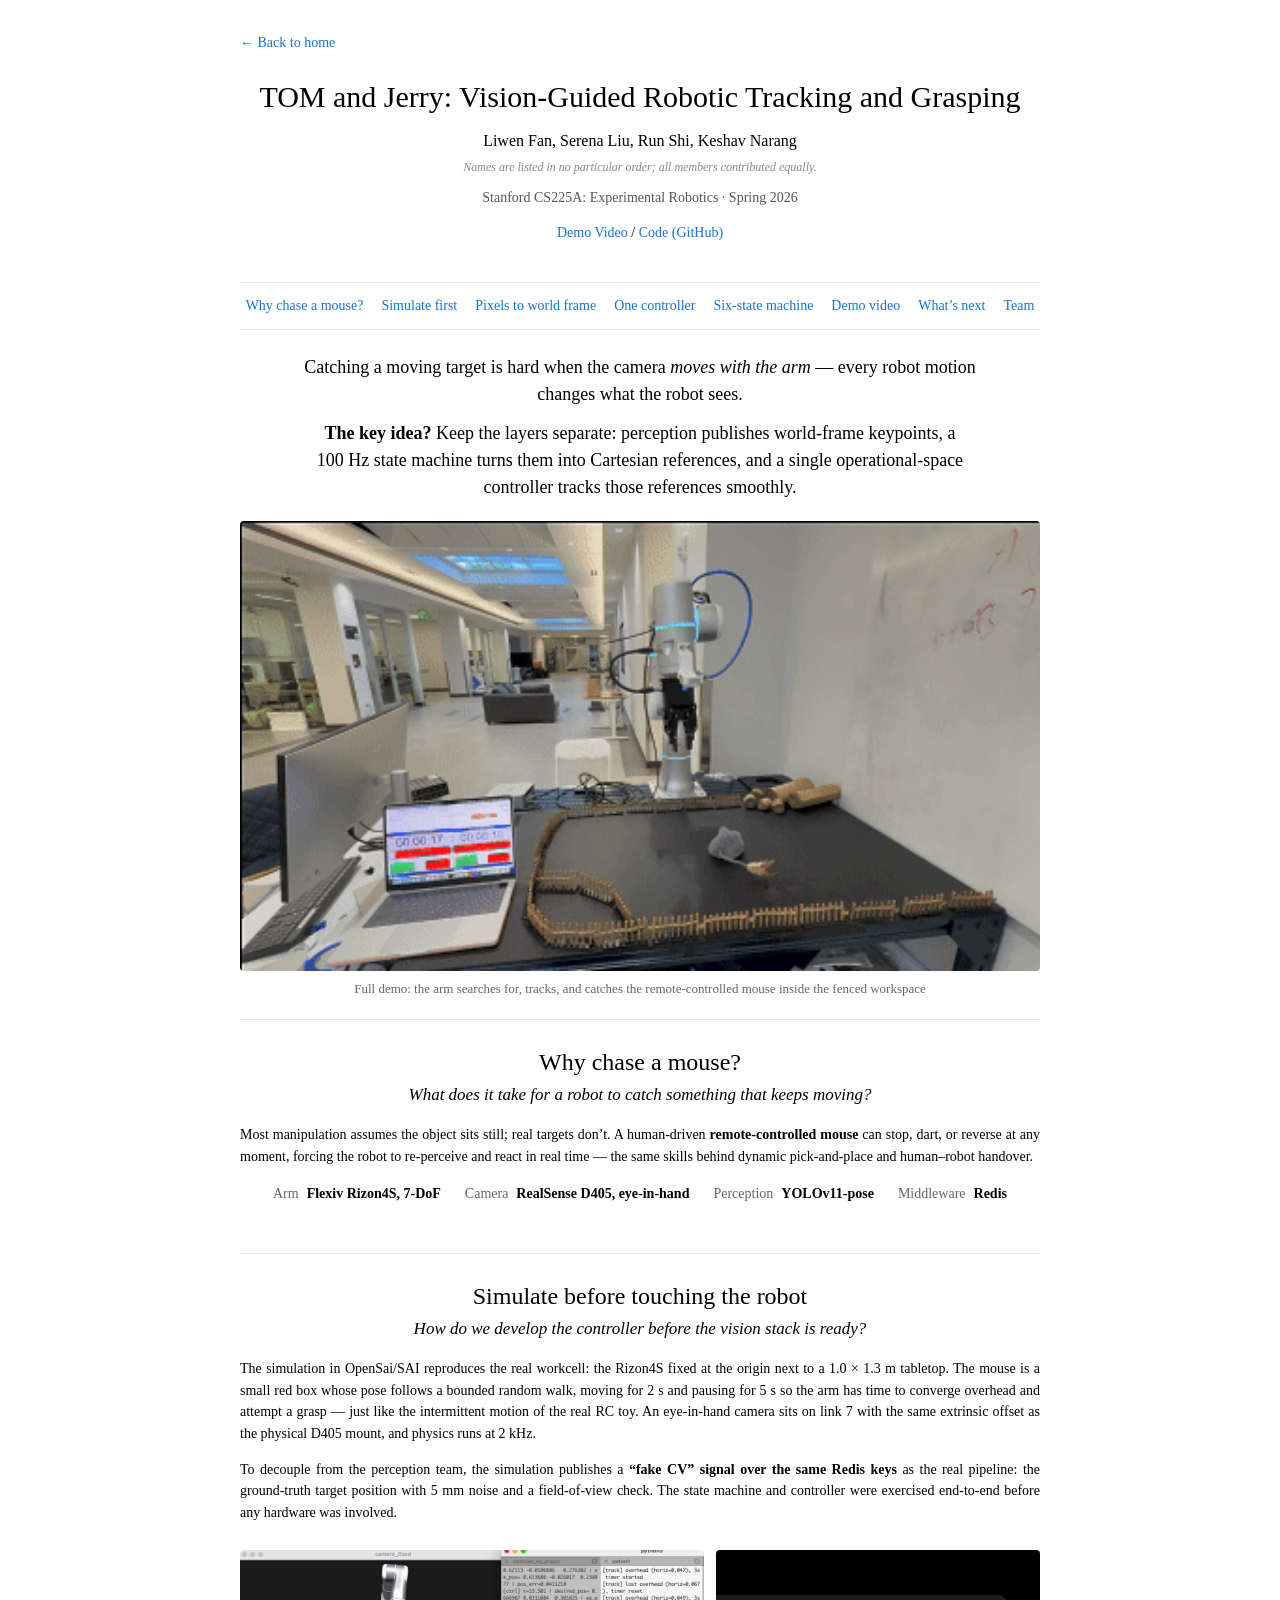
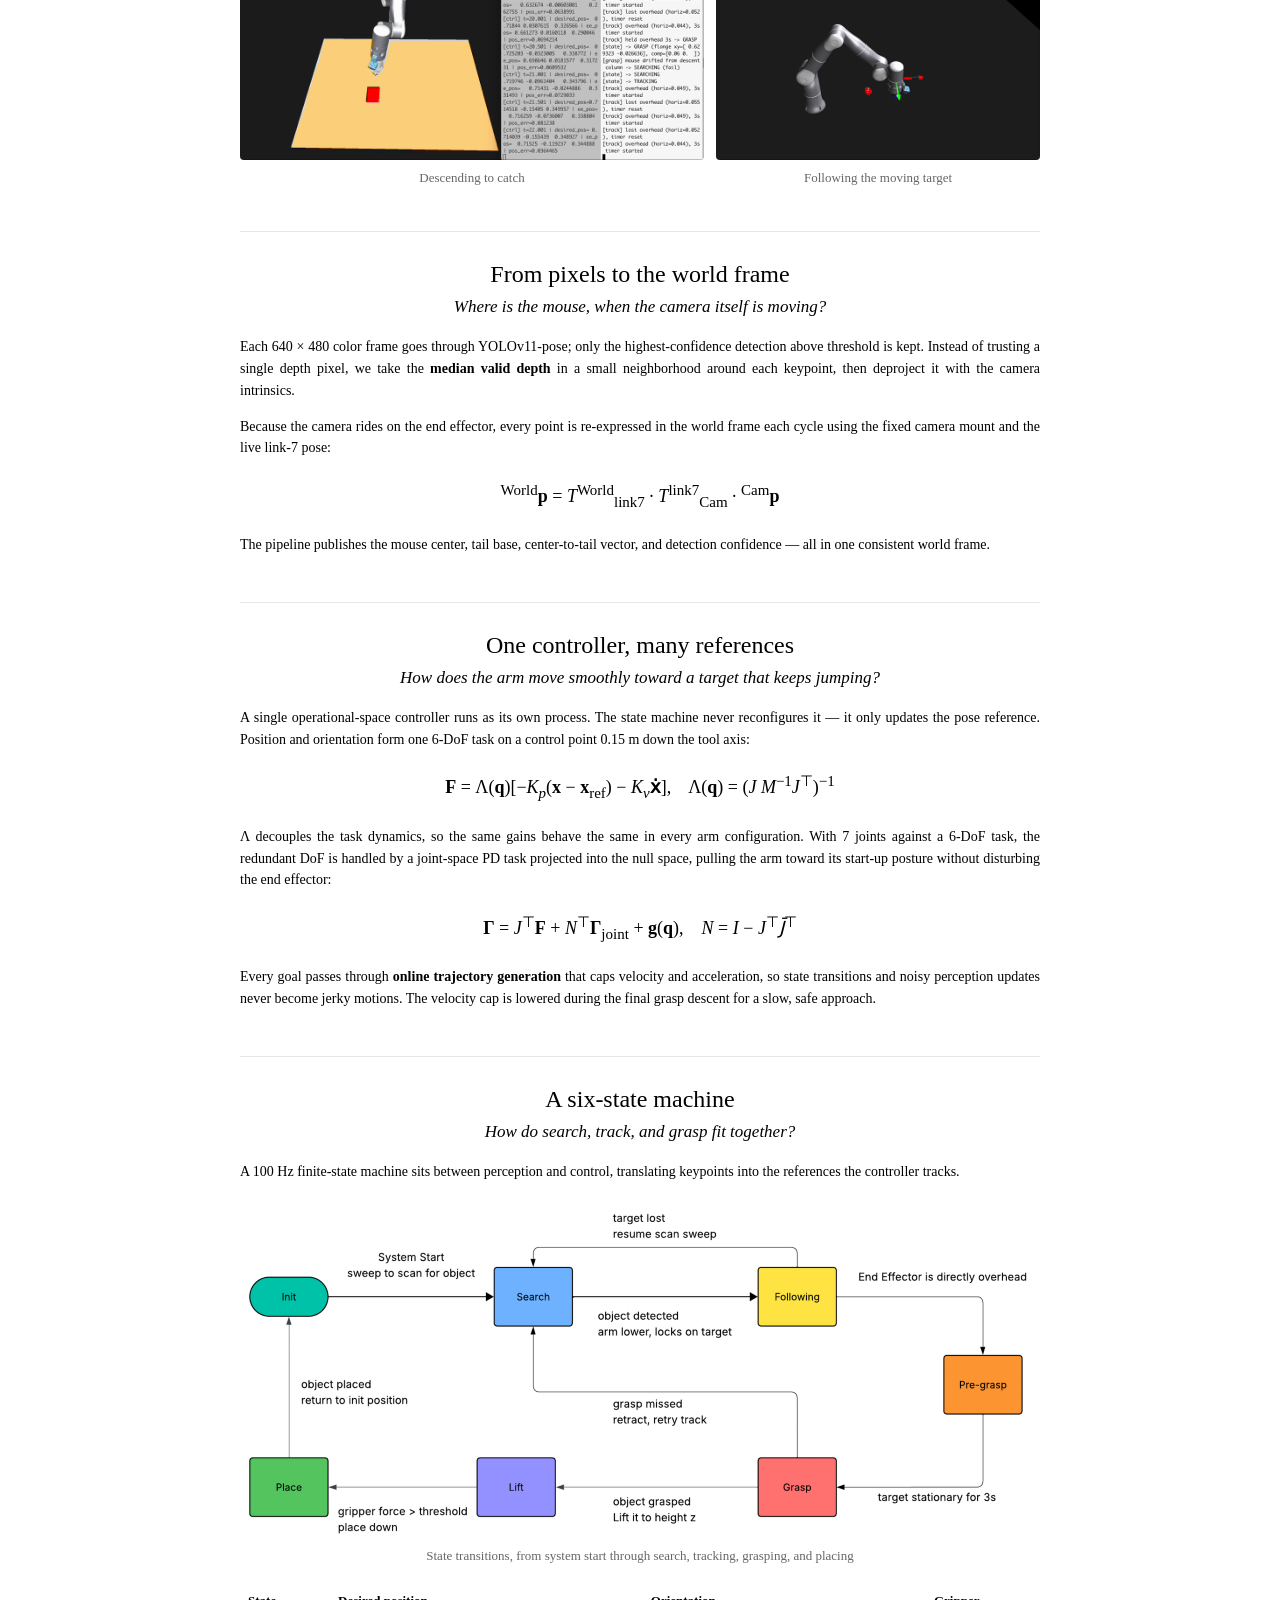
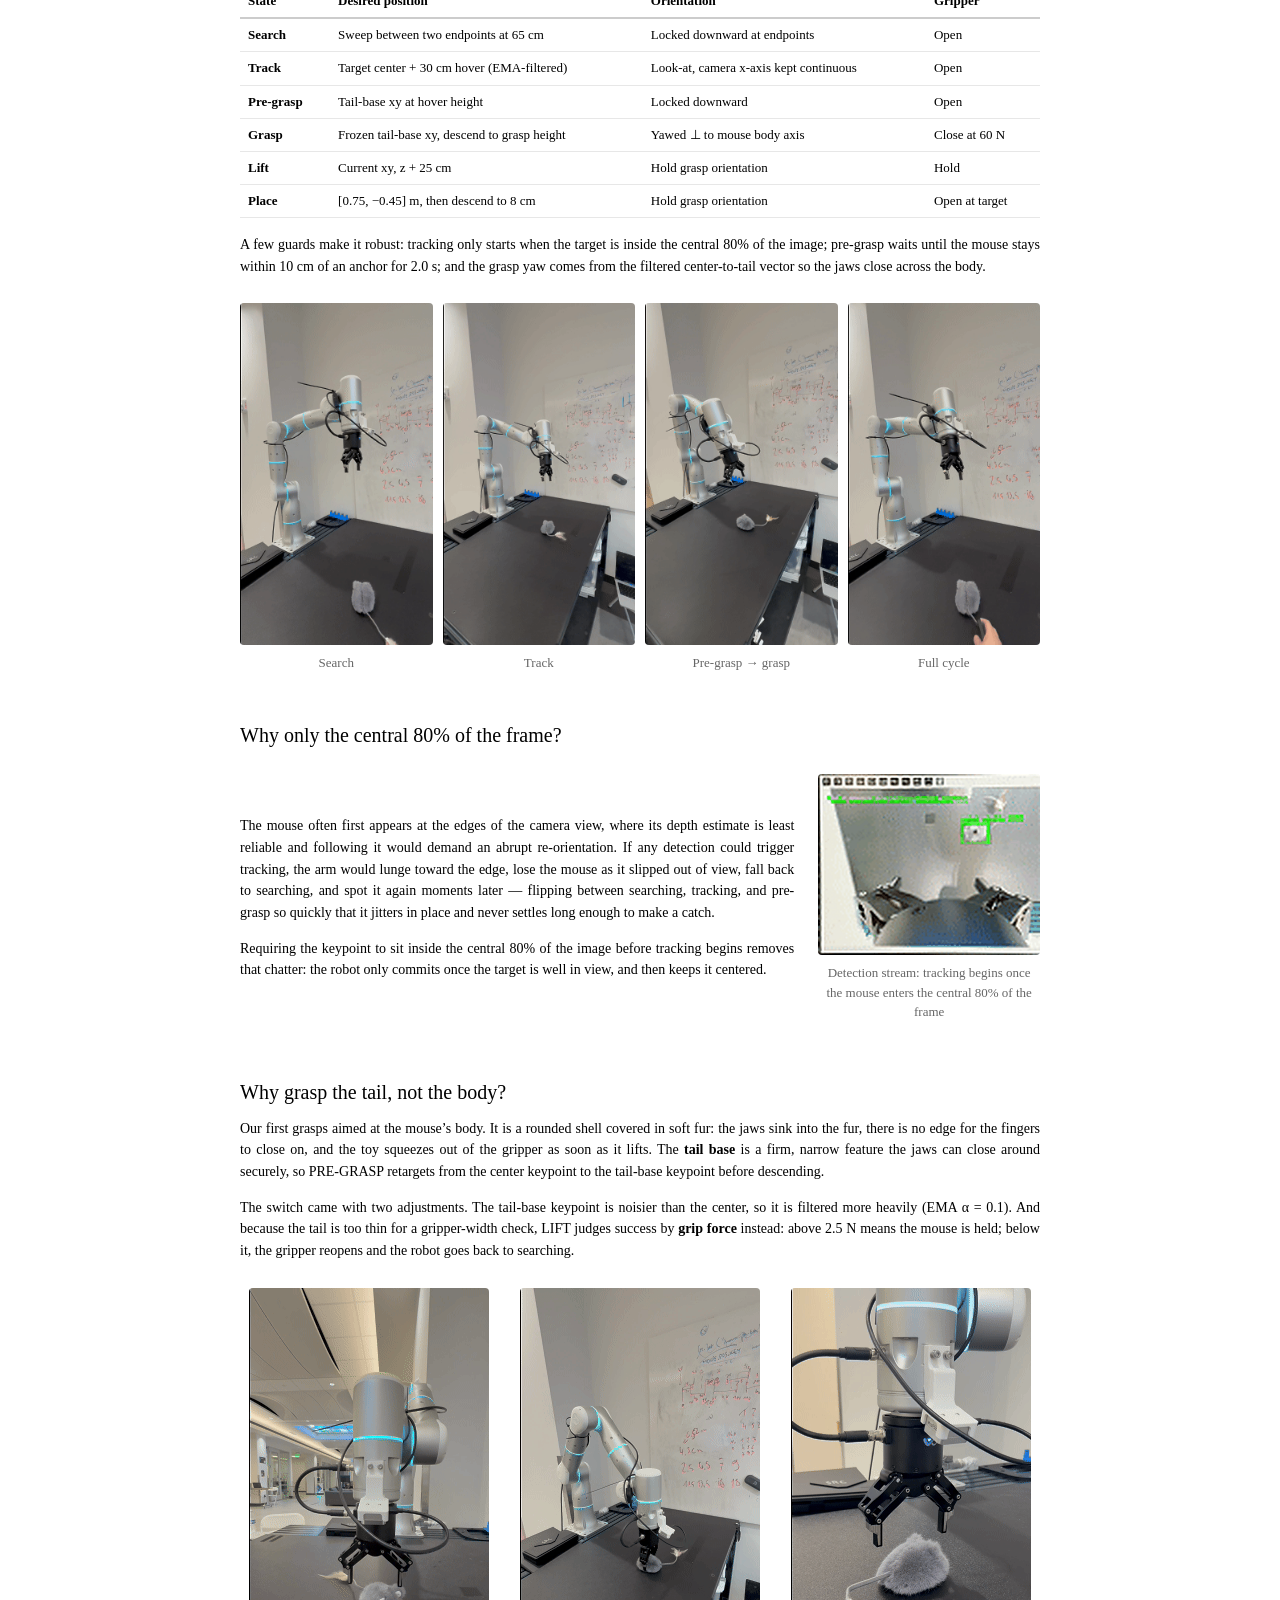
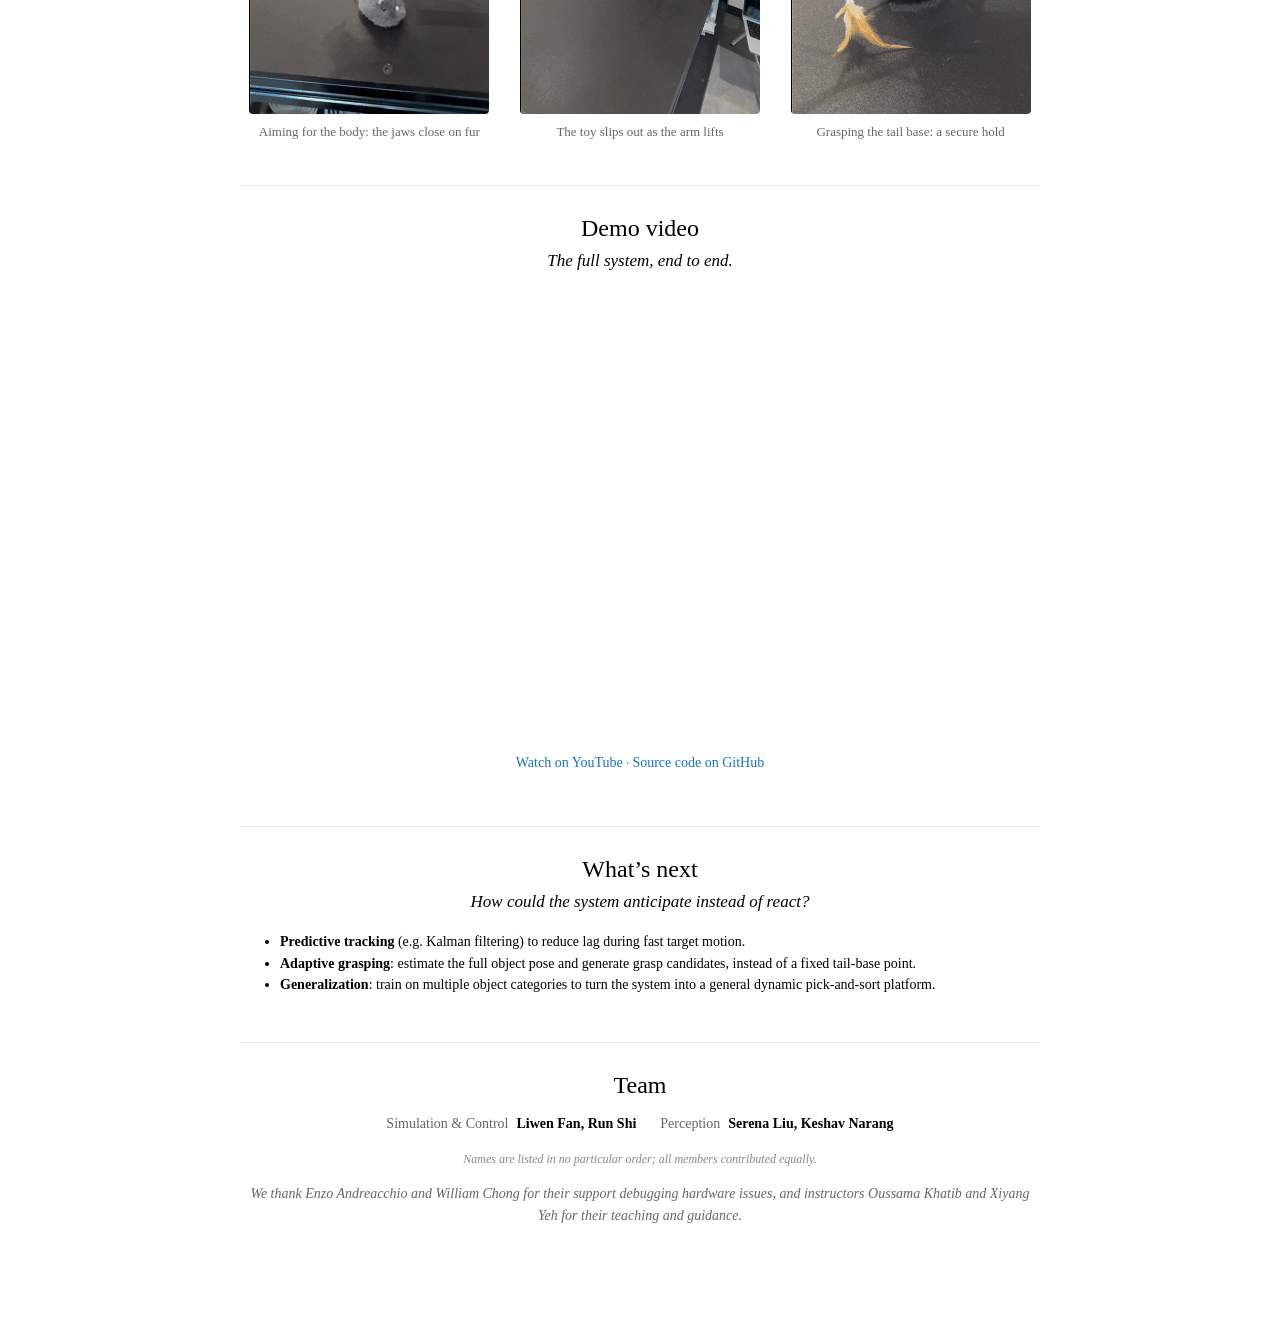
<file: projects/grasping.html>
<!DOCTYPE HTML>
<html lang="en">
  <head>
    <meta http-equiv="Content-Type" content="text/html; charset=UTF-8">

    <title>Vision-Guided Grasping | Liwen Fan</title>

    <meta name="author" content="Liwen Fan">
    <meta name="viewport" content="width=device-width, initial-scale=1">
    <link rel="stylesheet" type="text/css" href="../stylesheet.css">

  </head>

  <body>
    <!-- 图片都在 images/projects/grasping/，同名替换即可 -->
    <div class="pp">

      <p class="pp-back"><a href="../index.html">&larr; Back to home</a></p>

      <!-- ============ 标题 ============ -->
      <header class="pp-hero">
        <h1 class="pp-title">TOM and Jerry: Vision-Guided Robotic Tracking and Grasping</h1>
        <p class="pp-authors">Liwen Fan, Serena Liu, Run Shi, Keshav Narang</p>
        <p class="pp-note">Names are listed in no particular order; all members contributed equally.</p>
        <p class="pp-affil">Stanford CS225A: Experimental Robotics &middot; Spring 2026</p>
        <p class="pp-links">
          <a href="#demo">Demo Video</a> /
          <a href="https://github.com/liuyuhan-serena/CS225A-Project">Code (GitHub)</a>
        </p>
      </header>

      <!-- ============ 目录 ============ -->
      <ul class="pp-nav">
        <li><a href="#why">Why chase a mouse?</a></li>
        <li><a href="#sim">Simulate first</a></li>
        <li><a href="#perception">Pixels to world frame</a></li>
        <li><a href="#control">One controller</a></li>
        <li><a href="#fsm">Six-state machine</a></li>
        <li><a href="#demo">Demo video</a></li>
        <li><a href="#next">What&rsquo;s next</a></li>
        <li><a href="#team">Team</a></li>
      </ul>

      <!-- ============ 一句话总结 ============ -->
      <div class="pp-thesis">
        <p>Catching a moving target is hard when the camera <em>moves with the arm</em> &mdash; every robot motion changes what the robot sees.</p>
        <p><span class="pp-key">The key idea?</span> Keep the layers separate: perception publishes world-frame keypoints, a 100&nbsp;Hz state machine turns them into Cartesian references, and a single operational-space controller tracks those references smoothly.</p>
      </div>

      <figure class="pp-figure">
        <img src="../images/projects/grasping/newfencewhole.gif" alt="Full demo: the arm searching, tracking, and catching the mouse toy inside the fenced workspace" style="width:100%">
        <figcaption>Full demo: the arm searches for, tracks, and catches the remote-controlled mouse inside the fenced workspace</figcaption>
      </figure>

      <hr class="pp-sep">

      <!-- ============ 1. Why ============ -->
      <section id="why" class="pp-section">
        <h2 class="pp-section-title">Why chase a mouse?</h2>
        <p class="pp-question">What does it take for a robot to catch something that keeps moving?</p>
        <p>
          Most manipulation assumes the object sits still; real targets don&rsquo;t. A human-driven
          <strong>remote-controlled mouse</strong> can stop, dart, or reverse at any moment, forcing the robot to
          re-perceive and react in real time &mdash; the same skills behind dynamic pick-and-place and human&ndash;robot
          handover.
        </p>
        <div class="pp-result-row">
          <span class="pp-item"><span class="pp-k">Arm</span><span class="pp-v">Flexiv Rizon4S, 7-DoF</span></span>
          <span class="pp-item"><span class="pp-k">Camera</span><span class="pp-v">RealSense D405, eye-in-hand</span></span>
          <span class="pp-item"><span class="pp-k">Perception</span><span class="pp-v">YOLOv11-pose</span></span>
          <span class="pp-item"><span class="pp-k">Middleware</span><span class="pp-v">Redis</span></span>
        </div>
      </section>

      <hr class="pp-sep">

      <!-- ============ 2. Simulation ============ -->
      <section id="sim" class="pp-section">
        <h2 class="pp-section-title">Simulate before touching the robot</h2>
        <p class="pp-question">How do we develop the controller before the vision stack is ready?</p>
        <p>
          The simulation in OpenSai/SAI reproduces the real workcell: the Rizon4S fixed at the origin next to a
          1.0&nbsp;&times;&nbsp;1.3&nbsp;m tabletop. The mouse is a small red box whose pose follows a bounded random walk,
          moving for 2&nbsp;s and pausing for 5&nbsp;s so the arm has time to converge overhead and attempt a grasp &mdash;
          just like the intermittent motion of the real RC toy. An eye-in-hand camera sits on link&nbsp;7 with the same
          extrinsic offset as the physical D405 mount, and physics runs at 2&nbsp;kHz.
        </p>
        <p>
          To decouple from the perception team, the simulation publishes a <strong>&ldquo;fake CV&rdquo; signal over the
          same Redis keys</strong> as the real pipeline: the ground-truth target position with 5&nbsp;mm noise and a
          field-of-view check. The state machine and controller were exercised end-to-end before any hardware was
          involved.
        </p>
        <!-- 两张图同一行、等高：flex 值 = 各自宽高比（530:370） -->
        <div class="pp-row">
          <figure class="pp-figure" style="flex:530">
            <img src="../images/projects/grasping/sim-catch.gif" alt="Simulated catch" loading="lazy">
            <figcaption>Descending to catch</figcaption>
          </figure>
          <figure class="pp-figure" style="flex:370">
            <img src="../images/projects/grasping/following.gif" alt="Simulated arm following the target" loading="lazy">
            <figcaption>Following the moving target</figcaption>
          </figure>
        </div>
      </section>

      <hr class="pp-sep">

      <!-- ============ 3. Perception ============ -->
      <section id="perception" class="pp-section">
        <h2 class="pp-section-title">From pixels to the world frame</h2>
        <p class="pp-question">Where is the mouse, when the camera itself is moving?</p>
        <p>
          Each 640&nbsp;&times;&nbsp;480 color frame goes through YOLOv11-pose; only the highest-confidence detection above
          threshold is kept. Instead of trusting a single depth pixel, we take the <strong>median valid depth</strong>
          in a small neighborhood around each keypoint, then deproject it with the camera intrinsics.
        </p>
        <p>
          Because the camera rides on the end effector, every point is re-expressed in the world frame each cycle using
          the fixed camera mount and the live link-7 pose:
        </p>
        <p class="pp-equation"><sup>World</sup><strong>p</strong> = <em>T</em><sup>World</sup><sub>link7</sub> &middot; <em>T</em><sup>link7</sup><sub>Cam</sub> &middot; <sup>Cam</sup><strong>p</strong></p>
        <p>
          The pipeline publishes the mouse center, tail base, center-to-tail vector, and detection confidence &mdash; all
          in one consistent world frame.
        </p>
      </section>

      <hr class="pp-sep">

      <!-- ============ 4. Control ============ -->
      <section id="control" class="pp-section">
        <h2 class="pp-section-title">One controller, many references</h2>
        <p class="pp-question">How does the arm move smoothly toward a target that keeps jumping?</p>
        <p>
          A single operational-space controller runs as its own process. The state machine never reconfigures it &mdash;
          it only updates the pose reference. Position and orientation form one 6-DoF task on a control point 0.15&nbsp;m
          down the tool axis:
        </p>
        <p class="pp-equation"><strong>F</strong> = &Lambda;(<strong>q</strong>)[&minus;<em>K<sub>p</sub></em>(<strong>x</strong> &minus; <strong>x</strong><sub>ref</sub>) &minus; <em>K<sub>v</sub></em><strong>&#7819;</strong>], &nbsp;&nbsp; &Lambda;(<strong>q</strong>) = (<em>J M</em><sup>&minus;1</sup><em>J</em><sup>&#8868;</sup>)<sup>&minus;1</sup></p>
        <p>
          &Lambda; decouples the task dynamics, so the same gains behave the same in every arm configuration. With 7 joints
          against a 6-DoF task, the redundant DoF is handled by a joint-space PD task projected into the null space,
          pulling the arm toward its start-up posture without disturbing the end effector:
        </p>
        <p class="pp-equation"><strong>&Gamma;</strong> = <em>J</em><sup>&#8868;</sup><strong>F</strong> + <em>N</em><sup>&#8868;</sup><strong>&Gamma;</strong><sub>joint</sub> + <strong>g</strong>(<strong>q</strong>), &nbsp;&nbsp; <em>N</em> = <em>I</em> &minus; <em>J</em><sup>&#8868;</sup><em>J&#772;</em><sup>&#8868;</sup></p>
        <p>
          Every goal passes through <strong>online trajectory generation</strong> that caps velocity and acceleration, so
          state transitions and noisy perception updates never become jerky motions. The velocity cap is lowered during
          the final grasp descent for a slow, safe approach.
        </p>
      </section>

      <hr class="pp-sep">

      <!-- ============ 5. FSM ============ -->
      <section id="fsm" class="pp-section">
        <h2 class="pp-section-title">A six-state machine</h2>
        <p class="pp-question">How do search, track, and grasp fit together?</p>
        <p>
          A 100&nbsp;Hz finite-state machine sits between perception and control, translating keypoints into the
          references the controller tracks.
        </p>
        <figure class="pp-figure">
          <img src="../images/projects/grasping/state-machine.png" alt="Finite state machine: Init, Search, Following, Pre-grasp, Grasp, Lift, Place" loading="lazy" style="max-height:none">
          <figcaption>State transitions, from system start through search, tracking, grasping, and placing</figcaption>
        </figure>
        <div class="pp-table-wrap">
          <table class="pp-table">
            <thead>
              <tr><th>State</th><th>Desired position</th><th>Orientation</th><th>Gripper</th></tr>
            </thead>
            <tbody>
              <tr><td><strong>Search</strong></td><td>Sweep between two endpoints at 65&nbsp;cm</td><td>Locked downward at endpoints</td><td>Open</td></tr>
              <tr><td><strong>Track</strong></td><td>Target center + 30&nbsp;cm hover (EMA-filtered)</td><td>Look-at, camera x-axis kept continuous</td><td>Open</td></tr>
              <tr><td><strong>Pre-grasp</strong></td><td>Tail-base xy at hover height</td><td>Locked downward</td><td>Open</td></tr>
              <tr><td><strong>Grasp</strong></td><td>Frozen tail-base xy, descend to grasp height</td><td>Yawed &perp; to mouse body axis</td><td>Close at 60&nbsp;N</td></tr>
              <tr><td><strong>Lift</strong></td><td>Current xy, z + 25&nbsp;cm</td><td>Hold grasp orientation</td><td>Hold</td></tr>
              <tr><td><strong>Place</strong></td><td>[0.75, &minus;0.45]&nbsp;m, then descend to 8&nbsp;cm</td><td>Hold grasp orientation</td><td>Open at target</td></tr>
            </tbody>
          </table>
        </div>
        <p>
          A few guards make it robust: tracking only starts when the target is inside the central 80% of the image;
          pre-grasp waits until the mouse stays within 10&nbsp;cm of an anchor for 2.0&nbsp;s; and the grasp yaw comes from the
          filtered center-to-tail vector so the jaws close across the body.
        </p>
        <div class="pp-grid-4">
          <figure class="pp-figure">
            <img src="../images/projects/grasping/real-search.gif" alt="Search on the real arm" loading="lazy">
            <figcaption>Search</figcaption>
          </figure>
          <figure class="pp-figure">
            <img src="../images/projects/grasping/real-track.gif" alt="Tracking on the real arm" loading="lazy">
            <figcaption>Track</figcaption>
          </figure>
          <figure class="pp-figure">
            <img src="../images/projects/grasping/real-pregrasp.gif" alt="Pre-grasp and grasp on the real arm" loading="lazy">
            <figcaption>Pre-grasp &rarr; grasp</figcaption>
          </figure>
          <figure class="pp-figure">
            <img src="../images/projects/grasping/real-whole.gif" alt="Full cycle on the real arm" loading="lazy">
            <figcaption>Full cycle</figcaption>
          </figure>
        </div>

        <h3 class="pp-subtitle">Why only the central 80% of the frame?</h3>
        <!-- 左文右图 -->
        <div class="pp-split pp-split-wide-media">
          <div>
            <p>
              The mouse often first appears at the edges of the
              camera view, where its depth estimate is least reliable and following it would demand an abrupt
              re-orientation. If any detection could trigger tracking, the arm would lunge toward the edge, lose the
              mouse as it slipped out of view, fall back to searching, and spot it again moments later &mdash; flipping
              between searching, tracking, and pre-grasp so quickly that it jitters in place and never settles long
              enough to make a catch.
            </p>
            <p>
              Requiring the keypoint to sit inside the central 80% of the image before tracking begins removes that
              chatter: the robot only commits once the target is well in view, and then keeps it centered.
            </p>
          </div>
          <figure class="pp-figure">
            <img src="../images/projects/grasping/cv-80-detect-window.gif" alt="Detection window: the mouse is tracked once it enters the central region of the frame" loading="lazy">
            <figcaption>Detection stream: tracking begins once the mouse enters the central 80% of the frame</figcaption>
          </figure>
        </div>


        <h3 class="pp-subtitle">Why grasp the tail, not the body?</h3>
        <p>
          Our first grasps aimed at the mouse&rsquo;s body. It is a rounded shell covered in soft fur: the jaws sink into the
          fur, there is no edge for the fingers to close on, and the toy squeezes out of the gripper as soon as it lifts.
          The <strong>tail base</strong> is a firm, narrow feature the jaws can close around securely, so PRE-GRASP
          retargets from the center keypoint to the tail-base keypoint before descending.
        </p>
        <p>
          The switch came with two adjustments. The tail-base keypoint is noisier than the center, so it is filtered more
          heavily (EMA &alpha; = 0.1). And because the tail is too thin for a gripper-width check, LIFT judges success by
          <strong>grip force</strong> instead: above 2.5&nbsp;N means the mouse is held; below it, the gripper reopens and the
          robot goes back to searching.
        </p>
        <div class="pp-grid-3">
          <figure class="pp-figure">
            <img src="../images/projects/grasping/hairRobo.gif" alt="Gripper closing on the furry body" loading="lazy">
            <figcaption>Aiming for the body: the jaws close on fur</figcaption>
          </figure>
          <figure class="pp-figure">
            <img src="../images/projects/grasping/hairrobo-fail.gif" alt="The toy slipping out of the gripper" loading="lazy">
            <figcaption>The toy slips out as the arm lifts</figcaption>
          </figure>
          <figure class="pp-figure">
            <img src="../images/projects/grasping/tail-graspspeed1x.gif" alt="Successful grasp on the tail base" loading="lazy">
            <figcaption>Grasping the tail base: a secure hold</figcaption>
          </figure>
        </div>
      </section>

      <hr class="pp-sep">

      <!-- ============ Demo video ============ -->
      <section id="demo" class="pp-section">
        <h2 class="pp-section-title">Demo video</h2>
        <p class="pp-question">The full system, end to end.</p>
        <figure class="pp-figure">
          <div class="pp-video-wide">
            <iframe src="https://www.youtube.com/embed/fhD53k_bAAU" title="TOM and Jerry demo video" referrerpolicy="strict-origin-when-cross-origin" allow="encrypted-media; picture-in-picture" allowfullscreen loading="lazy"></iframe>
          </div>
          <figcaption>
            <a href="https://www.youtube.com/watch?v=fhD53k_bAAU">Watch on YouTube</a> &middot;
            <a href="https://github.com/liuyuhan-serena/CS225A-Project">Source code on GitHub</a>
          </figcaption>
        </figure>
      </section>

      <hr class="pp-sep">

      <!-- ============ 7. Next ============ -->
      <section id="next" class="pp-section">
        <h2 class="pp-section-title">What&rsquo;s next</h2>
        <p class="pp-question">How could the system anticipate instead of react?</p>
        <ul>
          <li><strong>Predictive tracking</strong> (e.g. Kalman filtering) to reduce lag during fast target motion.</li>
          <li><strong>Adaptive grasping</strong>: estimate the full object pose and generate grasp candidates, instead of a fixed tail-base point.</li>
          <li><strong>Generalization</strong>: train on multiple object categories to turn the system into a general dynamic pick-and-sort platform.</li>
        </ul>
      </section>

      <hr class="pp-sep">

      <!-- ============ 8. Team ============ -->
      <section id="team" class="pp-section">
        <h2 class="pp-section-title">Team</h2>
        <div class="pp-result-row">
          <span class="pp-item"><span class="pp-k">Simulation &amp; Control</span><span class="pp-v">Liwen Fan, Run Shi</span></span>
          <span class="pp-item"><span class="pp-k">Perception</span><span class="pp-v">Serena Liu, Keshav Narang</span></span>
        </div>
        <p class="pp-note">Names are listed in no particular order; all members contributed equally.</p>
        <p class="pp-caption-text">
          We thank Enzo Andreacchio and William Chong for their support debugging hardware issues, and instructors
          Oussama Khatib and Xiyang Yeh for their teaching and guidance.
        </p>
      </section>

    </div>
  </body>
</html>
</file>
<file: stylesheet.css>
a {
  color: #1772d0;
  text-decoration: none;
}

a:focus,
a:hover {
  color: #f09228;
  text-decoration: none;
}

body,
td,
th,
tr,
p,
a {
  font-family: Palatino, 'Palatino Linotype', 'Book Antiqua', serif;
  font-size: 14px;
  line-height: 155%;
}

strong {
  font-family: Palatino, 'Palatino Linotype', 'Book Antiqua', serif;
  font-size: 14px;
}

h2 {
  margin: 0;
  font-weight: normal;
  font-family: Palatino, 'Palatino Linotype', 'Book Antiqua', serif;
  font-size: 18px;
}

.papertitle {
  font-family: Palatino, 'Palatino Linotype', 'Book Antiqua', serif;
  font-size: 14px;
  font-weight: 700;
}

.name {
  padding-top: 20px;
  margin: 0;
  font-family: Palatino, 'Palatino Linotype', 'Book Antiqua', serif;
  font-size: 32px;
}

.one {
  width: 160px;
  height: 160px;
  position: relative;
}

.two {
  width: 160px;
  height: 160px;
  position: absolute;
  transition: opacity .2s ease-in-out;
  -moz-transition: opacity .2s ease-in-out;
  -webkit-transition: opacity .2s ease-in-out;
}

.fade {
  transition: opacity .2s ease-in-out;
  -moz-transition: opacity .2s ease-in-out;
  -webkit-transition: opacity .2s ease-in-out;
}

span.highlight {
  background-color: #ffffd0;
}


.compact-list {
  margin-top: 10px;
  margin-bottom: 0;
}

.compact-list li {
  margin-bottom: 0.32rem;
}

/* ---- Project cards ---- */
#projects tr {
  position: relative;
  display: grid;
  grid-template-columns: 285px 1fr;
  align-items: start;
  margin: 0 16px 16px 16px;
  border: 1px solid #e7e7e7;
  border-radius: 8px;
  background: #fff;
  transition: transform 160ms ease, box-shadow 160ms ease, border-color 160ms ease;
}

#projects tr:hover {
  transform: translateY(-2px);
  border-color: #d0d0d0;
  box-shadow: 0 10px 24px rgba(0, 0, 0, 0.08);
}

#projects td {
  display: block;
}

#projects img {
  display: block;
  width: 100%;
  aspect-ratio: 4 / 3;
  object-fit: cover;
  border-radius: 4px;
  background: #f2f2f2;
}

/* 让整张卡片都可以点击 */
#projects .card-link::after {
  content: "";
  position: absolute;
  inset: 0;
}

/* 卡片里的其他链接（Project Page / Demo Video）浮在整卡链接之上，可以单独点 */
#projects td a:not(.card-link) {
  position: relative;
  z-index: 1;
}

#projects .card-links {
  margin-bottom: 0;
}

@media (max-width: 760px) {
  #projects tr {
    grid-template-columns: 1fr;
  }
}

/* ---- Internship 条目：左右两端对齐，和 CV 一样 ---- */
.entry {
  margin-top: 12px;
}

.entry-row {
  display: flex;
  justify-content: space-between;
  flex-wrap: wrap;
  gap: 0 12px;
}

.entry ul,
.patent-list {
  margin-top: 4px;
  margin-bottom: 0;
  padding-left: 20px;
}

.patent-list li {
  margin-bottom: 6px;
}

/* 全站正文两端对齐、统一行距（姓名、邮箱和链接行用行内样式保持居中） */
p,
li {
  text-align: justify;
  line-height: 155%;
}

/* ================= 项目详情页（参考 FBG Whisker 页的版式） ================= */
.pp {
  max-width: 800px;
  margin: 0 auto;
  padding: 24px 16px 60px;
}

.pp-back {
  margin: 0 0 8px;
}

.pp-hero {
  text-align: center;
  padding: 16px 0 8px;
}

.pp-title {
  font-family: Palatino, 'Palatino Linotype', 'Book Antiqua', serif;
  font-weight: normal;
  font-size: 30px;
  line-height: 1.25;
  margin: 0 0 14px;
}

.pp-hero p,
.pp-figure figcaption,
.pp-question,
.pp-caption-text,
.pp-equation,
.pp-thesis p {
  text-align: center;
}

.pp-authors {
  font-size: 16px;
  margin: 0 0 4px;
}

.pp-affil {
  color: #555;
  margin: 0 0 10px;
}

.pp-nav {
  list-style: none;
  display: flex;
  flex-wrap: wrap;
  justify-content: center;
  gap: 4px 18px;
  padding: 12px 0;
  margin: 16px 0 24px;
  border-top: 1px solid #e7e7e7;
  border-bottom: 1px solid #e7e7e7;
}

.pp-nav li {
  text-align: center;
}

.pp-thesis {
  margin: 0 auto 20px;
  max-width: 680px;
}

.pp-thesis p {
  font-size: 18px;
  line-height: 1.5;
  margin: 0 0 12px;
}

.pp-key {
  font-weight: 700;
}

.pp-sep {
  border: 0;
  border-top: 1px solid #e7e7e7;
  margin: 0;
}

.pp-section {
  padding: 32px 0;
}

.pp-section-title {
  font-size: 24px;
  text-align: center;
  margin-bottom: 8px;
}

.pp-question {
  font-style: italic;
  font-size: 17px;
  margin: 0 0 16px;
}

.pp-equation {
  font-size: 18px;
}

.pp-figure {
  margin: 20px 0;
}

.pp-figure img {
  display: block;
  width: auto;
  max-width: 100%;
  max-height: 480px;
  margin: 0 auto;
  border-radius: 4px;
  background: #f2f2f2;
}

.pp-figure figcaption {
  font-size: 13px;
  color: #666;
  margin-top: 8px;
  line-height: 1.5;
}

.pp-grid {
  display: grid;
  grid-template-columns: 1fr 1fr;
  gap: 16px;
  align-items: start;
}

.pp-grid .pp-figure {
  margin: 12px 0;
}

/* 竖屏视频（YouTube Shorts） */
.pp-video {
  position: relative;
  width: 100%;
  max-width: 320px;
  margin: 0 auto;
  aspect-ratio: 9 / 16;
}

.pp-video iframe {
  position: absolute;
  inset: 0;
  width: 100%;
  height: 100%;
  border: 0;
  border-radius: 4px;
}

.pp-result-row {
  display: flex;
  flex-wrap: wrap;
  justify-content: center;
  gap: 6px 24px;
  margin: 16px 0;
}

.pp-item {
  display: inline-flex;
  gap: 8px;
  align-items: baseline;
}

.pp-k {
  color: #666;
}

.pp-v {
  font-weight: 700;
}

.pp-result-list {
  list-style: none;
  padding: 0;
  margin: 16px auto;
  max-width: 460px;
}

.pp-result-list li {
  display: flex;
  justify-content: space-between;
  gap: 16px;
  padding: 4px 0;
  border-bottom: 1px dotted #ddd;
}

.pp-caption-text {
  font-style: italic;
  color: #666;
}

@media (max-width: 640px) {
  .pp-grid {
    grid-template-columns: 1fr;
  }
  .pp-title {
    font-size: 24px;
  }
}

/* 详情页：我的贡献框、三列图、表格、横屏视频 */
.pp-role {
  margin: 0 auto 24px;
  max-width: 680px;
  padding: 12px 18px;
  border-left: 3px solid #1772d0;
  background: #f6f8fb;
  border-radius: 4px;
}

.pp-role p {
  margin: 4px 0;
}

.pp-role ul {
  margin: 4px 0;
  padding-left: 20px;
}

.pp-grid-3 {
  display: grid;
  grid-template-columns: repeat(3, 1fr);
  gap: 12px;
  align-items: start;
}

.pp-grid-3 .pp-figure {
  margin: 12px 0;
}

.pp-table-wrap {
  overflow-x: auto;
  margin: 16px 0;
}

.pp-table {
  width: 100%;
  border-collapse: collapse;
  font-size: 13px;
}

.pp-table th,
.pp-table td {
  text-align: left;
  vertical-align: top;
  padding: 6px 8px;
  border-bottom: 1px solid #e7e7e7;
  font-size: 13px;
}

.pp-table th {
  border-bottom: 2px solid #ccc;
}

.pp-video-wide {
  position: relative;
  width: 100%;
  aspect-ratio: 16 / 9;
}

.pp-video-wide iframe {
  position: absolute;
  inset: 0;
  width: 100%;
  height: 100%;
  border: 0;
  border-radius: 4px;
}

@media (max-width: 640px) {
  .pp-grid-3 {
    grid-template-columns: 1fr;
  }
}

/* 详情页里加粗文字跟随所在行字号（否则会被上面 strong 的 14px 覆盖） */
.pp strong {
  font-size: inherit;
}

/* 作者顺序说明小字 */
.pp-note {
  font-size: 12px;
  color: #888;
  font-style: italic;
  margin: 0 0 10px;
  text-align: center;
}

/* 同一行等高的图：每个 figure 的 flex 值设成图片宽高比 */
.pp-row {
  display: flex;
  gap: 12px;
  align-items: flex-start;
}

.pp-row .pp-figure {
  margin: 12px 0;
  min-width: 0;
}

.pp-row .pp-figure img {
  width: 100%;
  max-height: none;
}

@media (max-width: 640px) {
  .pp-row {
    flex-direction: column;
  }
}

/* 左文右图 */
.pp-split {
  display: grid;
  grid-template-columns: 1fr 1fr;
  gap: 24px;
  align-items: center;
}

.pp-split .pp-figure img {
  width: 100%;
}

@media (max-width: 640px) {
  .pp-split {
    grid-template-columns: 1fr;
  }
}

/* 左文右图：文字占宽，图片窄一些（低分辨率 GIF 放小才不糊） */
.pp-split-wide-media {
  grid-template-columns: 5fr 2fr;
}

/* 节内小标题 */
.pp-subtitle {
  font-size: 18px;
  font-weight: normal;
  margin: 32px 0 8px;
}

@media (max-width: 640px) {
  .pp-split-wide-media {
    grid-template-columns: 1fr;
  }
}

/* 四张竖屏图一行 */
.pp-grid-4 {
  display: grid;
  grid-template-columns: repeat(4, 1fr);
  gap: 10px;
  align-items: start;
}

.pp-grid-4 .pp-figure {
  margin: 12px 0;
}

@media (max-width: 640px) {
  .pp-grid-4 {
    grid-template-columns: repeat(2, 1fr);
  }
}

/* 设计方案卡片：草图 + 标签 + 优缺点 */
.pp-concept {
  margin: 12px 0;
  padding: 12px;
  border: 1px solid #e7e7e7;
  border-radius: 8px;
  background: #fff;
}

.pp-concept img {
  display: block;
  width: 100%;
  height: 200px;
  object-fit: contain;
  margin-bottom: 10px;
}

.pp-concept figcaption {
  display: flex;
  flex-direction: column;
  gap: 3px;
  font-size: 13px;
  line-height: 1.5;
}

.pp-concept strong {
  font-size: 15px;
}

.pp-tag {
  align-self: flex-start;
  font-size: 11px;
  color: #666;
  background: #f0f0f0;
  border-radius: 10px;
  padding: 1px 8px;
}

.pp-tag-kept {
  color: #fff;
  background: #1772d0;
}

.pp-pro {
  color: #2e7d32;
  font-weight: 700;
}

.pp-con {
  color: #c62828;
  font-weight: 700;
}

/* 详情页顶部背景图标题 */
.pp-banner {
  position: relative;
  background-size: cover;
  background-color: #333;
  color: #fff;
}

.pp-banner::before {
  content: "";
  position: absolute;
  inset: 0;
  background: linear-gradient(rgba(0, 0, 0, 0.45), rgba(0, 0, 0, 0.6));
}

.pp-banner-inner {
  position: relative;
  max-width: 800px;
  margin: 0 auto;
  padding: 24px 16px 72px;
  text-align: center;
}

.pp-banner .pp-back {
  text-align: left;
  margin-bottom: 64px;
}

.pp-banner a,
.pp-banner .pp-affil,
.pp-banner .pp-note {
  color: #fff;
}

.pp-banner .pp-title {
  font-size: 36px;
  margin-top: 0;
}

.pp-banner p {
  text-align: center;
}

.pp-banner-inner {
  padding-bottom: 180px;
}

/* 小节下的小小标题 & 提问 */
.pp-subtitle {
  font-size: 20px;
  margin-top: 40px;
}

.pp-subquestion {
  font-style: italic;
  color: #555;
  margin: 0 0 12px;
  text-align: left;
}

.pp-subsubtitle {
  font-size: 16px;
  font-weight: normal;
  margin: 24px 0 8px;
}

/* 同一行图片高度不同时，图片题注顶端对齐在同一高度（subgrid：图片一行、题注一行） */
.pp-grid > .pp-figure,
.pp-grid-3 > .pp-figure,
.pp-grid-4 > .pp-figure {
  display: grid;
  grid-row: span 2;
  grid-template-rows: subgrid;
  row-gap: 8px;
}

.pp-grid > .pp-figure > img,
.pp-grid-3 > .pp-figure > img,
.pp-grid-4 > .pp-figure > img,
.pp-grid > .pp-figure > .pp-video,
.pp-grid > .pp-figure > .pp-video-wide {
  align-self: center;
}

.pp-grid > .pp-figure > figcaption,
.pp-grid-3 > .pp-figure > figcaption,
.pp-grid-4 > .pp-figure > figcaption {
  margin-top: 0;
}

/* 背景图标题：文字整体往下放 */
.pp-banner-tall .pp-back {
  margin-bottom: 150px;
}

.pp-banner-tall .pp-banner-inner {
  padding-bottom: 120px;
}

/* 方案卡片里个别草图缩小显示（卡片大小不变） */
.pp-concept img.pp-concept-sm {
  padding: 18px 36px;
  box-sizing: border-box;
}

/* 同一行的方案卡片等高 */
.pp-grid,
.pp-grid-3,
.pp-grid-4 {
  align-items: stretch;
}
</file>
